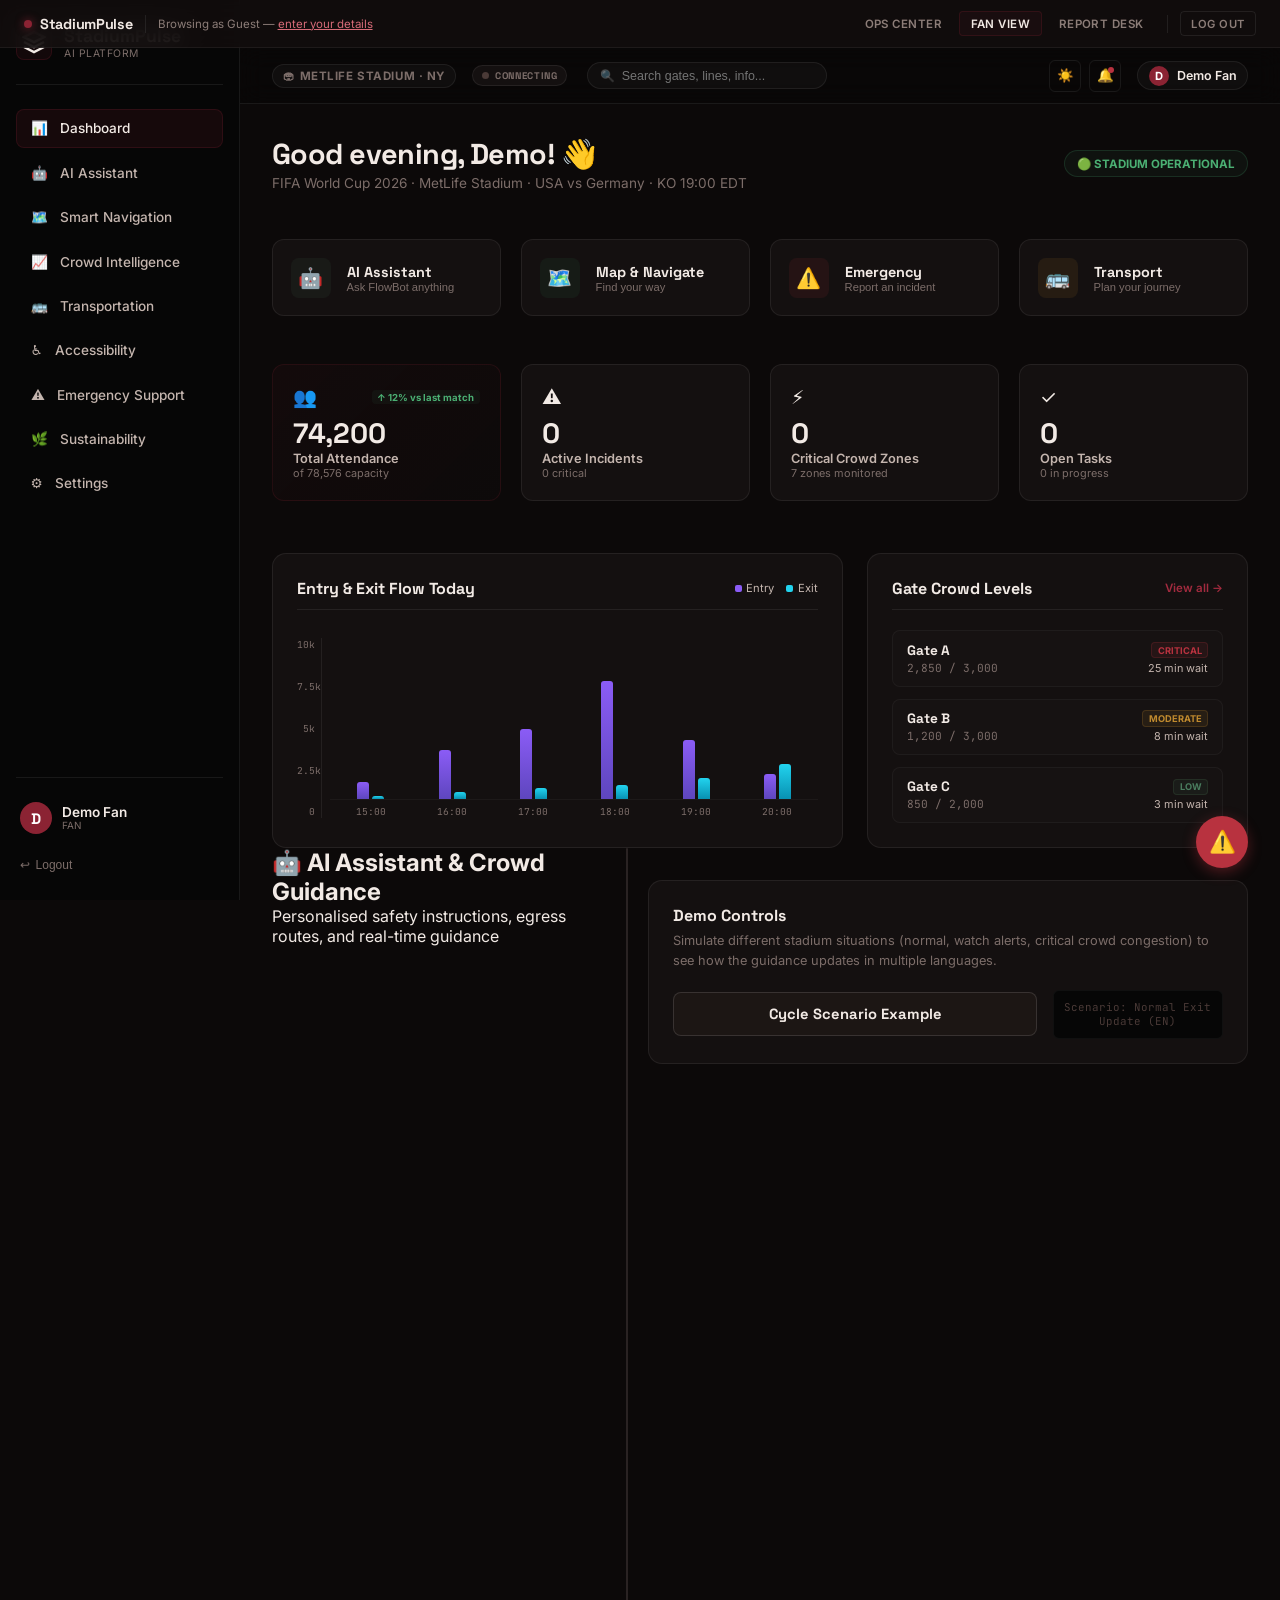
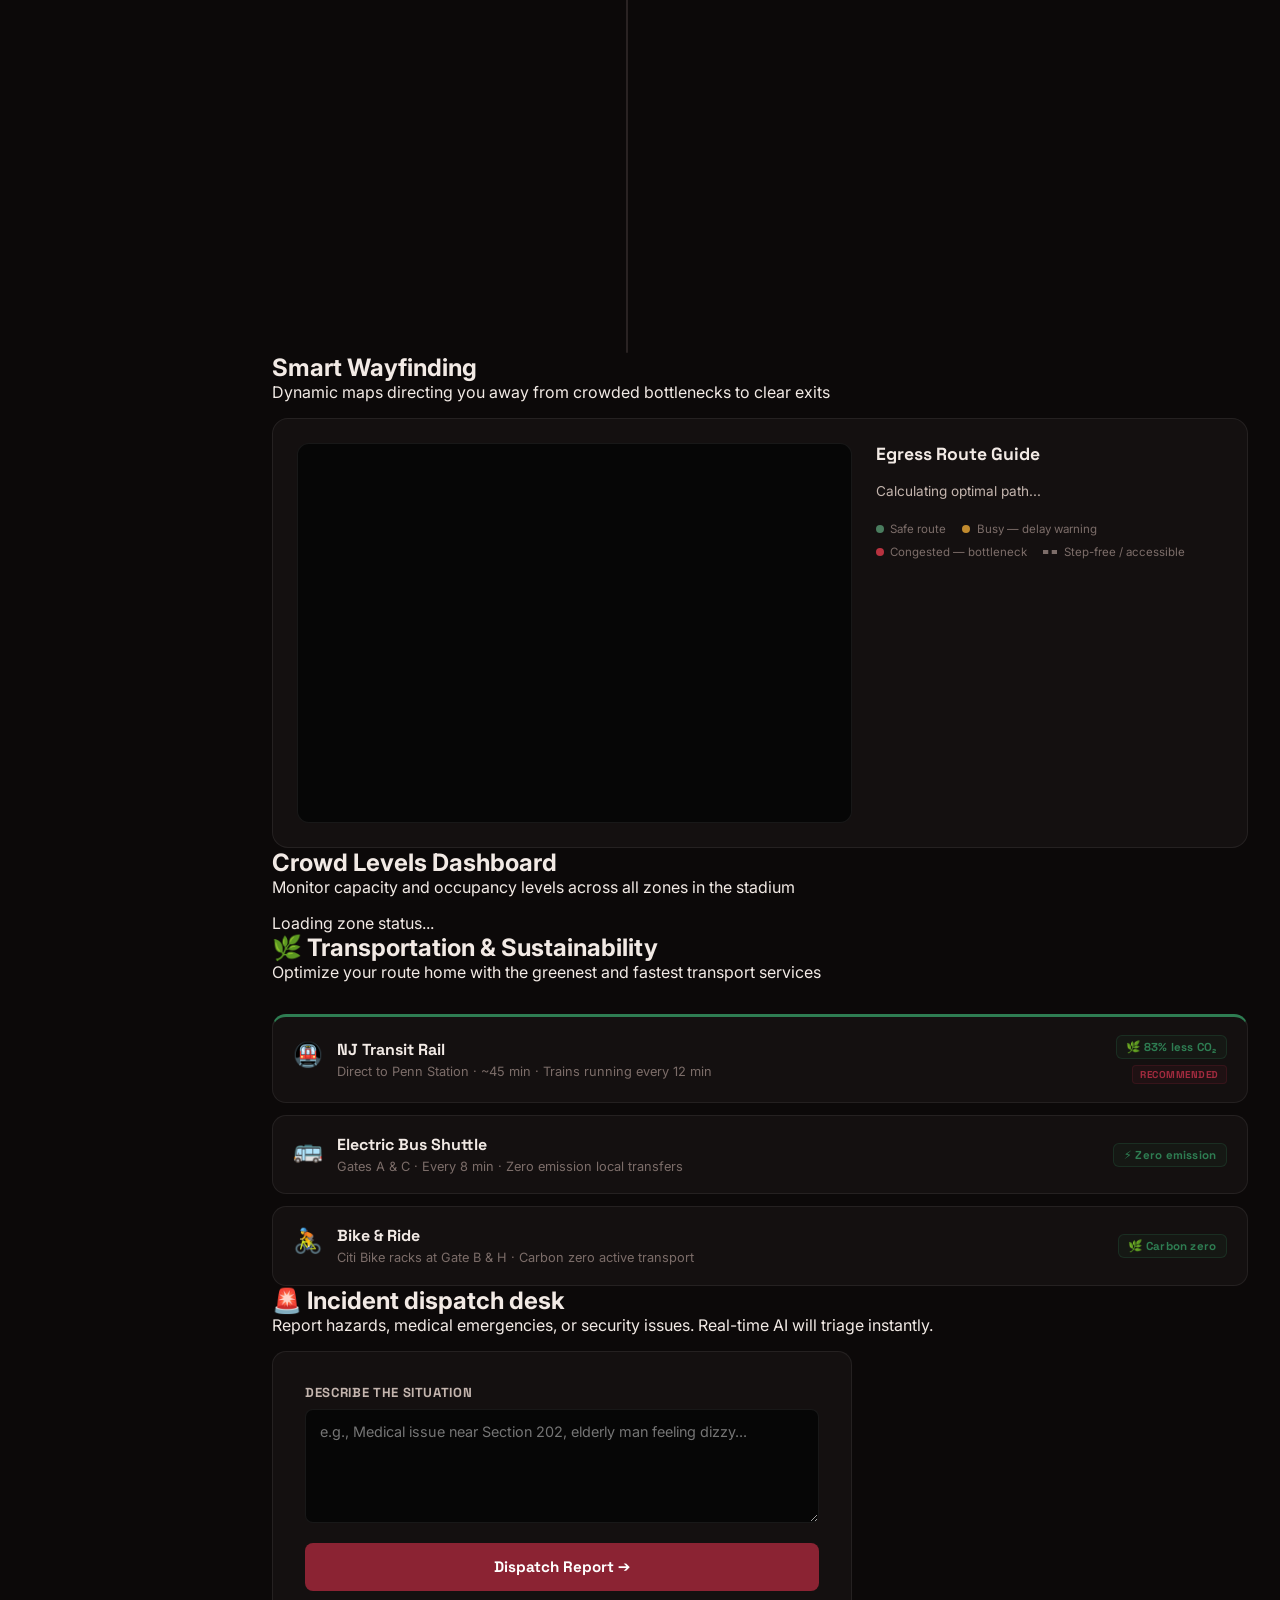
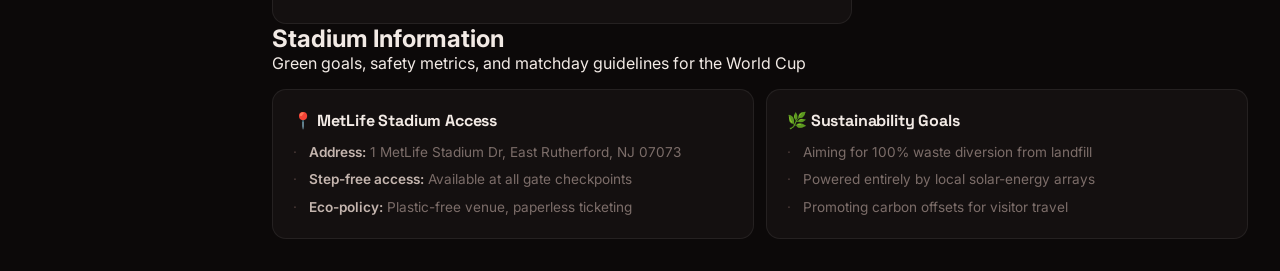
<file: frontend/fan-view/index.html>
<!DOCTYPE html>
<html lang="en">
<head>
  <meta charset="UTF-8">
  <meta name="viewport" content="width=device-width, initial-scale=1.0">
  <title>StadiumPulse — Fan Companion &amp; Dispatch</title>
  <meta name="description" content="Your personal crowd-routing companion and dashboard for the FIFA World Cup 2026 at MetLife Stadium.">
  <link rel="preconnect" href="https://fonts.googleapis.com">
  <link rel="preconnect" href="https://fonts.gstatic.com" crossorigin>
  <link href="https://fonts.googleapis.com/css2?family=Space+Grotesk:wght@400;500;600;700&family=Inter:wght@400;500;600;700&family=JetBrains+Mono:wght@400;500;700&display=swap" rel="stylesheet">
  <link rel="stylesheet" href="styles.css">
</head>
<body class="fan-body">

  <!-- ── SIDEBAR NAVIGATION ── -->
  <aside class="sidebar-nav" aria-label="Main Navigation">
    <div class="sidebar-brand">
      <div class="brand-logo-wrapper">
        <svg width="24" height="24" viewBox="0 0 24 24" fill="none" stroke="currentColor" stroke-width="2.5">
          <path d="M12 2L2 7l10 5 10-5-10-5zM2 17l10 5 10-5M2 12l10 5 10-5"/>
        </svg>
      </div>
      <div class="brand-meta">
        <span class="brand-name">StadiumPulse</span>
        <span class="brand-sub">AI Platform</span>
      </div>
    </div>

    <nav class="sidebar-menu" role="tablist">
      <button class="menu-item active" data-tab="dashboard" role="tab" aria-selected="true" aria-controls="tab-panel-dashboard">
        <span class="menu-icon">📊</span>
        <span class="menu-label">Dashboard</span>
      </button>
      <button class="menu-item" data-tab="updates" role="tab" aria-selected="false" aria-controls="tab-panel-updates">
        <span class="menu-icon">🤖</span>
        <span class="menu-label">AI Assistant</span>
      </button>
      <button class="menu-item" data-tab="route" role="tab" aria-selected="false" aria-controls="tab-panel-route">
        <span class="menu-icon">🗺️</span>
        <span class="menu-label">Smart Navigation</span>
      </button>
      <button class="menu-item" data-tab="crowd" role="tab" aria-selected="false" aria-controls="tab-panel-crowd">
        <span class="menu-icon">📈</span>
        <span class="menu-label">Crowd Intelligence</span>
      </button>
      <button class="menu-item" data-tab="transit" role="tab" aria-selected="false" aria-controls="tab-panel-transit">
        <span class="menu-icon">🚌</span>
        <span class="menu-label">Transportation</span>
      </button>
      <button class="menu-item" id="sidebar-a11y-btn">
        <span class="menu-icon">♿</span>
        <span class="menu-label">Accessibility</span>
      </button>
      <button class="menu-item" data-tab="report" role="tab" aria-selected="false" aria-controls="tab-panel-report">
        <span class="menu-icon">⚠️</span>
        <span class="menu-label">Emergency Support</span>
      </button>
      <button class="menu-item" data-tab="info" role="tab" aria-selected="false" aria-controls="tab-panel-info">
        <span class="menu-icon">🌿</span>
        <span class="menu-label">Sustainability</span>
      </button>
      <button class="menu-item" id="sidebar-settings-btn">
        <span class="menu-icon">⚙️</span>
        <span class="menu-label">Settings</span>
      </button>
    </nav>

    <div class="sidebar-footer">
      <div class="user-pill-container">
        <div class="user-avatar-circle">D</div>
        <div class="user-info">
          <span class="user-name" id="session-username-display">Demo Fan</span>
          <span class="user-role-badge">fan</span>
        </div>
      </div>
      <button class="logout-link-btn" id="session-logout-btn">
        <span class="logout-icon">↩</span> Logout
      </button>
    </div>
  </aside>

  <!-- ── MAIN CONTENT CONTAINER ── -->
  <div class="main-layout-container">
    
    <!-- ── TOP BAR ── -->
    <header class="top-bar-header">
      <div class="top-bar-left">
        <span class="arena-chip">🏟 MetLife Stadium · NY</span>
        <div class="app-bar-live" style="margin-left: 1rem;">
          <span class="live-dot" id="fan-live-dot" aria-hidden="true"></span>
          <span class="live-label" id="fan-live-label">CONNECTING</span>
        </div>
        <div class="search-box-wrapper">
          <span class="search-icon">🔍</span>
          <input type="text" class="search-input" placeholder="Search gates, lines, info..." aria-label="Search">
        </div>
      </div>
      <div class="top-bar-right">
        <div class="alert-pill-badge" id="alert-incident-pill" style="display: none;">
          <span class="alert-icon">⚠️</span>
          <span id="alert-count-label">0 Active Incidents</span>
        </div>
        <div class="header-tools-group">
          <button class="tool-btn" id="theme-toggle-btn" aria-label="Toggle theme">☀️</button>
          <button class="tool-btn" id="notification-bell-btn" aria-label="Notifications" style="position:relative;">
            🔔
            <span class="notification-badge-dot"></span>
          </button>
        </div>
        <div class="user-status-dropdown-trigger">
          <div class="dropdown-avatar">D</div>
          <span class="dropdown-username">Demo Fan</span>
        </div>
      </div>
    </header>

    <!-- ── TAB PANELS CONTAINER ── -->
    <main class="content-body-panels" id="main-content" role="main">

      <!-- ========================================== -->
      <!-- PANEL: Dashboard (Default View) -->
      <!-- ========================================== -->
      <section id="tab-panel-dashboard" class="tab-panel is-active" role="tabpanel" aria-label="Dashboard Overview">
        <div class="dashboard-banner-header">
          <div class="banner-title-group">
            <h1 class="welcome-heading">Good evening, Demo! 👋</h1>
            <p class="banner-match-details">FIFA World Cup 2026 · MetLife Stadium · USA vs Germany · KO 19:00 EDT</p>
          </div>
          <span class="stadium-operational-badge">🟢 Stadium Operational</span>
        </div>

        <!-- Row 1: Quick Links Card Grid -->
        <div class="quick-links-grid">
          <button class="quick-link-card" data-tab="updates">
            <div class="quick-card-icon robot-accent">🤖</div>
            <div class="quick-card-meta">
              <span class="quick-card-title">AI Assistant</span>
              <span class="quick-card-desc">Ask FlowBot anything</span>
            </div>
          </button>
          <button class="quick-link-card" data-tab="route">
            <div class="quick-card-icon map-accent">🗺️</div>
            <div class="quick-card-meta">
              <span class="quick-card-title">Map &amp; Navigate</span>
              <span class="quick-card-desc">Find your way</span>
            </div>
          </button>
          <button class="quick-link-card" data-tab="report">
            <div class="quick-card-icon emergency-accent">⚠️</div>
            <div class="quick-card-meta">
              <span class="quick-card-title">Emergency</span>
              <span class="quick-card-desc">Report an incident</span>
            </div>
          </button>
          <button class="quick-link-card" data-tab="transit">
            <div class="quick-card-icon transport-accent">🚌</div>
            <div class="quick-card-meta">
              <span class="quick-card-title">Transport</span>
              <span class="quick-card-desc">Plan your journey</span>
            </div>
          </button>
        </div>

        <!-- Row 2: Statistics Cards Grid -->
        <div class="stats-cards-grid">
          <div class="stat-box-card attendance-highlight">
            <div class="stat-box-header">
              <span class="stat-box-icon">👥</span>
              <span class="stat-box-trend">↑ 12% vs last match</span>
            </div>
            <div class="stat-box-value">74,200</div>
            <div class="stat-box-title">Total Attendance</div>
            <div class="stat-box-sub">of 78,576 capacity</div>
          </div>
          <div class="stat-box-card">
            <div class="stat-box-header">
              <span class="stat-box-icon text-red">⚠️</span>
            </div>
            <div class="stat-box-value" id="stat-incidents-value">0</div>
            <div class="stat-box-title">Active Incidents</div>
            <div class="stat-box-sub" id="stat-incidents-sub">0 critical</div>
          </div>
          <div class="stat-box-card">
            <div class="stat-box-header">
              <span class="stat-box-icon text-amber">⚡</span>
            </div>
            <div class="stat-box-value" id="stat-critical-zones-value">0</div>
            <div class="stat-box-title">Critical Crowd Zones</div>
            <div class="stat-box-sub" id="stat-monitored-zones-sub">7 zones monitored</div>
          </div>
          <div class="stat-box-card">
            <div class="stat-box-header">
              <span class="stat-box-icon text-green">✓</span>
            </div>
            <div class="stat-box-value">0</div>
            <div class="stat-box-title">Open Tasks</div>
            <div class="stat-box-sub">0 in progress</div>
          </div>
        </div>

        <!-- Row 3: Split Layout Grid (Chart + Gate Crowds) -->
        <div class="dashboard-split-grid">
          
          <!-- Chart Card -->
          <div class="split-column-card">
            <div class="card-section-header">
              <h3 class="card-section-title">Entry &amp; Exit Flow Today</h3>
              <div class="chart-legend-row">
                <span class="legend-indicator entry-color">Entry</span>
                <span class="legend-indicator exit-color">Exit</span>
              </div>
            </div>
            
            <!-- Custom CSS Bar Chart -->
            <div class="flow-chart-container">
              <div class="chart-y-axis">
                <span>10k</span>
                <span>7.5k</span>
                <span>5k</span>
                <span>2.5k</span>
                <span>0</span>
              </div>
              <div class="chart-main-bars">
                <!-- 15:00 -->
                <div class="chart-bar-group">
                  <div class="bar-pair">
                    <div class="flow-bar entry-bar" style="height: 12%;" title="Entry: 1,200"></div>
                    <div class="flow-bar exit-bar" style="height: 2%;" title="Exit: 200"></div>
                  </div>
                  <span class="bar-label">15:00</span>
                </div>
                <!-- 16:00 -->
                <div class="chart-bar-group">
                  <div class="bar-pair">
                    <div class="flow-bar entry-bar" style="height: 35%;" title="Entry: 3,500"></div>
                    <div class="flow-bar exit-bar" style="height: 5%;" title="Exit: 500"></div>
                  </div>
                  <span class="bar-label">16:00</span>
                </div>
                <!-- 17:00 -->
                <div class="chart-bar-group">
                  <div class="bar-pair">
                    <div class="flow-bar entry-bar" style="height: 50%;" title="Entry: 5,000"></div>
                    <div class="flow-bar exit-bar" style="height: 8%;" title="Exit: 800"></div>
                  </div>
                  <span class="bar-label">17:00</span>
                </div>
                <!-- 18:00 -->
                <div class="chart-bar-group">
                  <div class="bar-pair">
                    <div class="flow-bar entry-bar" style="height: 85%;" title="Entry: 8,500"></div>
                    <div class="flow-bar exit-bar" style="height: 10%;" title="Exit: 1,000"></div>
                  </div>
                  <span class="bar-label">18:00</span>
                </div>
                <!-- 19:00 -->
                <div class="chart-bar-group">
                  <div class="bar-pair">
                    <div class="flow-bar entry-bar" style="height: 42%;" title="Entry: 4,200"></div>
                    <div class="flow-bar exit-bar" style="height: 15%;" title="Exit: 1,500"></div>
                  </div>
                  <span class="bar-label">19:00</span>
                </div>
                <!-- 20:00 -->
                <div class="chart-bar-group">
                  <div class="bar-pair">
                    <div class="flow-bar entry-bar" style="height: 18%;" title="Entry: 1,800"></div>
                    <div class="flow-bar exit-bar" style="height: 25%;" title="Exit: 2,500"></div>
                  </div>
                  <span class="bar-label">20:00</span>
                </div>
              </div>
            </div>
          </div>

          <!-- Gates List Card -->
          <div class="split-column-card">
            <div class="card-section-header">
              <h3 class="card-section-title">Gate Crowd Levels</h3>
              <a href="#" class="view-all-link" id="gate-view-all-btn">View all →</a>
            </div>
            
            <div class="gates-crowd-list" id="gates-dashboard-list">
              <div class="gate-row-item">
                <div class="gate-meta">
                  <span class="gate-code-name">Gate A</span>
                  <span class="gate-occupancy-fraction">2,850 / 3,000</span>
                </div>
                <div class="gate-status-group">
                  <span class="gate-badge badge-critical">Critical</span>
                  <span class="gate-wait-time">25 min wait</span>
                </div>
              </div>
              <div class="gate-row-item">
                <div class="gate-meta">
                  <span class="gate-code-name">Gate B</span>
                  <span class="gate-occupancy-fraction">1,200 / 3,000</span>
                </div>
                <div class="gate-status-group">
                  <span class="gate-badge badge-watch">Moderate</span>
                  <span class="gate-wait-time">8 min wait</span>
                </div>
              </div>
              <div class="gate-row-item">
                <div class="gate-meta">
                  <span class="gate-code-name">Gate C</span>
                  <span class="gate-occupancy-fraction">850 / 2,000</span>
                </div>
                <div class="gate-status-group">
                  <span class="gate-badge badge-normal">Low</span>
                  <span class="gate-wait-time">3 min wait</span>
                </div>
              </div>
            </div>
          </div>

        </div>
      </section>

      <!-- ========================================== -->
      <!-- PANEL: AI Assistant (Nudges & Scenario selection) -->
      <!-- ========================================== -->
      <section id="tab-panel-updates" class="tab-panel" role="tabpanel" aria-label="AI Routing Updates" hidden>
        <div class="panel-section-header">
          <h2 class="panel-title">🤖 AI Assistant &amp; Crowd Guidance</h2>
          <p class="panel-subtitle">Personalised safety instructions, egress routes, and real-time guidance</p>
        </div>

        <div class="hero-nudge-card" aria-live="polite">
          <div class="hero-nudge-header">
            <div class="nudge-status-row">
              <span class="nudge-status-dot" id="nudge-status-dot" style="background:var(--green);"></span>
              <span class="nudge-status-label" id="nudge-status-label">SAFE TO EXIT NOW</span>
            </div>
            <span class="nudge-timestamp" id="nudge-timestamp">Live update</span>
          </div>

          <div id="nudge-display-wrapper" class="hero-nudge-body">
            <p class="nudge-message-text" id="nudge-main-text">Head to Gate A (100 Level) — currently at 40% capacity. Ramp 100 East is clear and step-free. Estimated exit time: 8 minutes.</p>
          </div>

          <div class="hero-nudge-footer">
            <div class="route-tag-group">
              <span class="route-tag-label">YOUR EXIT</span>
              <span class="route-tag" id="route-display">Gate A · Ramp 100 East</span>
            </div>
            <div class="transit-mini-row">
              <span class="transit-tip-icon" aria-hidden="true">🌿</span>
              <div>
                <div class="transit-mini-meta">
                  <span class="transit-meta-label">TRANSIT ADVISORY</span>
                  <span id="transit-status-pill" class="transit-status-pill normal">• NORMAL</span>
                </div>
                <p id="transit-tip-display" class="transit-tip-text">Eco-transit active. NJ Rail running on schedule.</p>
              </div>
            </div>
          </div>
        </div>

        <div class="demo-scenario-controls-strip">
          <h3 class="controls-section-title">Demo Controls</h3>
          <p class="controls-section-desc">Simulate different stadium situations (normal, watch alerts, critical crowd congestion) to see how the guidance updates in multiple languages.</p>
          <div class="controls-buttons-group">
            <button class="btn-cycle" id="next-nudge-btn" aria-label="Cycle demo scenarios">
              Cycle Scenario Example
            </button>
            <div class="scenario-chip" id="scenario-info-text" aria-live="polite">
              Scenario: Normal Exit Update (EN)
            </div>
          </div>
        </div>
      </section>

      <!-- ========================================== -->
      <!-- PANEL: Smart Navigation (Egress Route Map) -->
      <!-- ========================================== -->
      <section id="tab-panel-route" class="tab-panel" role="tabpanel" aria-label="Wayfinding Egress Map" hidden>
        <div class="panel-section-header">
          <h2 class="panel-title">Smart Wayfinding</h2>
          <p class="panel-subtitle">Dynamic maps directing you away from crowded bottlenecks to clear exits</p>
        </div>
        
        <div class="map-layout-card">
          <div class="map-visual-container" id="map-grid-container">
            <!-- Dynamic Wayfinding SVG map generated by app.js -->
          </div>
          <div class="map-detail-sidebar">
            <h3 class="map-sidebar-title">Egress Route Guide</h3>
            <p class="map-sidebar-caption" id="map-caption-text">Calculating optimal path...</p>
            <div class="map-legend">
              <div class="legend-item">
                <span class="legend-dot" style="background:var(--green)"></span>
                <span>Safe route</span>
              </div>
              <div class="legend-item">
                <span class="legend-dot" style="background:var(--amber)"></span>
                <span>Busy — delay warning</span>
              </div>
              <div class="legend-item">
                <span class="legend-dot" style="background:var(--red)"></span>
                <span>Congested — bottleneck</span>
              </div>
              <div class="legend-item">
                <span class="legend-dot legend-dashed"></span>
                <span>Step-free / accessible</span>
              </div>
            </div>
          </div>
        </div>
      </section>

      <!-- ========================================== -->
      <!-- PANEL: Crowd Intelligence (Zones Monitoring) -->
      <!-- ========================================== -->
      <section id="tab-panel-crowd" class="tab-panel" role="tabpanel" aria-label="Crowd Intelligence" hidden>
        <div class="panel-section-header">
          <h2 class="panel-title">Crowd Levels Dashboard</h2>
          <p class="panel-subtitle">Monitor capacity and occupancy levels across all zones in the stadium</p>
        </div>

        <div class="crowd-intelligence-grid" id="crowd-zones-grid">
          <!-- Populated dynamically via fetchZones in app.js -->
          <div class="loading-state">Loading zone status...</div>
        </div>
      </section>

      <!-- ========================================== -->
      <!-- PANEL: Transportation (Eco-Transit Options) -->
      <!-- ========================================== -->
      <section id="tab-panel-transit" class="tab-panel" role="tabpanel" aria-label="Transportation Options" hidden>
        <div class="panel-section-header">
          <h2 class="panel-title">🌿 Transportation &amp; Sustainability</h2>
          <p class="panel-subtitle">Optimize your route home with the greenest and fastest transport services</p>
        </div>

        <!-- Custom broadcast tip injected dynamically if administrative broadcast is active -->
        <div id="transit-display-wrapper"></div>

        <div class="transit-options-list">
          <article class="transit-option-card transit-option-top">
            <div class="transit-option-left">
              <span class="transit-option-icon" aria-hidden="true">🚇</span>
              <div>
                <h3 class="transit-option-name">NJ Transit Rail</h3>
                <p class="transit-option-detail">Direct to Penn Station · ~45 min · Trains running every 12 min</p>
              </div>
            </div>
            <div class="transit-option-right">
              <span class="eco-badge-lg">🌿 83% less CO₂</span>
              <span class="transit-option-badge best">Recommended</span>
            </div>
          </article>

          <article class="transit-option-card">
            <div class="transit-option-left">
              <span class="transit-option-icon" aria-hidden="true">🚌</span>
              <div>
                <h3 class="transit-option-name">Electric Bus Shuttle</h3>
                <p class="transit-option-detail">Gates A &amp; C · Every 8 min · Zero emission local transfers</p>
              </div>
            </div>
            <div class="transit-option-right">
              <span class="eco-badge-lg">⚡ Zero emission</span>
            </div>
          </article>

          <article class="transit-option-card">
            <div class="transit-option-left">
              <span class="transit-option-icon" aria-hidden="true">🚴</span>
              <div>
                <h3 class="transit-option-name">Bike &amp; Ride</h3>
                <p class="transit-option-detail">Citi Bike racks at Gate B &amp; H · Carbon zero active transport</p>
              </div>
            </div>
            <div class="transit-option-right">
              <span class="eco-badge-lg">🌿 Carbon zero</span>
            </div>
          </article>
        </div>
      </section>

      <!-- ========================================== -->
      <!-- PANEL: Emergency Support (Incident Reports) -->
      <!-- ========================================== -->
      <section id="tab-panel-report" class="tab-panel" role="tabpanel" aria-label="Emergency Support &amp; Incident Dispatch" hidden>
        <div class="panel-section-header">
          <h2 class="panel-title">🚨 Incident dispatch desk</h2>
          <p class="panel-subtitle">Report hazards, medical emergencies, or security issues. Real-time AI will triage instantly.</p>
        </div>

        <div class="report-form-card">
          <form id="incident-form" novalidate>
            <div class="form-group">
              <label for="raw_text" class="input-label">Describe the situation</label>
              <textarea id="raw_text" name="raw_text" rows="5" placeholder="e.g., Medical issue near Section 202, elderly man feeling dizzy..." required></textarea>
            </div>
            
            <button type="submit" class="btn-submit-report" id="submit-report-btn">
              Dispatch Report ➔
            </button>
          </form>

          <div id="report-submission-feedback" aria-live="polite"></div>
        </div>
      </section>

      <!-- ========================================== -->
      <!-- PANEL: Sustainability (General Info) -->
      <!-- ========================================== -->
      <section id="tab-panel-info" class="tab-panel" role="tabpanel" aria-label="Sustainability &amp; Information" hidden>
        <div class="panel-section-header">
          <h2 class="panel-title">Stadium Information</h2>
          <p class="panel-subtitle">Green goals, safety metrics, and matchday guidelines for the World Cup</p>
        </div>

        <div class="info-blocks">
          <div class="info-block">
            <h3 class="info-block-title">📍 MetLife Stadium Access</h3>
            <ul class="info-list">
              <li><strong>Address:</strong> 1 MetLife Stadium Dr, East Rutherford, NJ 07073</li>
              <li><strong>Step-free access:</strong> Available at all gate checkpoints</li>
              <li><strong>Eco-policy:</strong> Plastic-free venue, paperless ticketing</li>
            </ul>
          </div>
          <div class="info-block">
            <h3 class="info-block-title">🌿 Sustainability Goals</h3>
            <ul class="info-list">
              <li>Aiming for 100% waste diversion from landfill</li>
              <li>Powered entirely by local solar-energy arrays</li>
              <li>Promoting carbon offsets for visitor travel</li>
            </ul>
          </div>
        </div>
      </section>

    </main>
  </div>

  <!-- ── SETTINGS / ACCESSIBILITY SIDE DRAWER ── -->
  <aside id="settings-drawer" class="settings-drawer" aria-label="Fan Configuration Settings" hidden>
    <div class="settings-drawer-header">
      <span class="settings-drawer-title">Profile &amp; Accessibility</span>
      <button class="settings-close-btn" id="settings-close-btn" aria-label="Close settings">✕</button>
    </div>
    <p class="settings-drawer-desc">Customize language and layout scaling preferences. Options are saved automatically.</p>

    <div class="settings-section-label">🌐 Routing &amp; Language</div>
    
    <div class="settings-field">
      <label class="settings-label" for="lang-select">App Language</label>
      <select id="lang-select" class="settings-select" aria-label="Language selection">
        <option value="en" selected>🇬🇧 English</option>
        <option value="es">🇪🇸 Español</option>
        <option value="fr">🇫🇷 Français</option>
        <option value="pt">🇧🇷 Português</option>
        <option value="de">🇩🇪 Deutsch</option>
        <option value="ar">🇸🇦 العربية</option>
        <option value="it">🇮🇹 Italiano</option>
        <option value="ja">🇯🇵 日本語</option>
        <option value="ko">🇰🇷 한국어</option>
        <option value="zh">🇨🇳 中文</option>
      </select>
    </div>

    <div class="settings-field">
      <label class="settings-label" for="mobility-select">Routing Mode</label>
      <select id="mobility-select" class="settings-select" aria-label="Mobility route settings">
        <option value="false" selected>🚶 Standard navigation</option>
        <option value="true">♿ Accessible (step-free)</option>
      </select>
    </div>

    <div class="settings-section-label">♿ Accessibility Overrides</div>

    <div class="settings-field">
      <label class="settings-label" for="font-size-select">Text Size</label>
      <select id="font-size-select" class="settings-select" aria-label="Select text size">
        <option value="normal" selected>Normal</option>
        <option value="large">Large</option>
        <option value="xlarge">Extra Large</option>
      </select>
    </div>

    <div class="settings-toggle-row">
      <div>
        <span class="settings-label">High Contrast Mode</span>
        <span class="settings-toggle-desc">Boost typography contrast</span>
      </div>
      <button class="settings-toggle" id="high-contrast-toggle" role="switch" aria-checked="false" aria-label="Toggle high contrast">
        <span class="toggle-thumb"></span>
      </button>
    </div>

    <div class="settings-toggle-row">
      <div>
        <span class="settings-label">Reduce Motion</span>
        <span class="settings-toggle-desc">Turn off animations</span>
      </div>
      <button class="settings-toggle" id="reduce-motion-toggle" role="switch" aria-checked="false" aria-label="Toggle reduced motion">
        <span class="toggle-thumb"></span>
      </button>
    </div>

    <div class="settings-toggle-row">
      <div>
        <span class="settings-label">Screen Reader Mode</span>
        <span class="settings-toggle-desc">Enable live speech area</span>
      </div>
      <button class="settings-toggle" id="screen-reader-toggle" role="switch" aria-checked="false" aria-label="Toggle screen reader">
        <span class="toggle-thumb"></span>
      </button>
    </div>
  </aside>
  <div class="settings-overlay" id="settings-overlay" aria-hidden="true"></div>

  <!-- ── MOBILE BOTTOM NAVIGATION (only visible on mobile screens) ── -->
  <nav class="bottom-nav" aria-label="Mobile Navigation" role="tablist">
    <button class="bottom-nav-btn active" data-tab="dashboard" role="tab" aria-selected="true" aria-controls="tab-panel-dashboard">
      <span class="bottom-nav-icon">📊</span>
      <span class="bottom-nav-label">Dashboard</span>
    </button>
    <button class="bottom-nav-btn" data-tab="updates" role="tab" aria-selected="false" aria-controls="tab-panel-updates">
      <span class="bottom-nav-icon">🤖</span>
      <span class="bottom-nav-label">AI updates</span>
    </button>
    <button class="bottom-nav-btn" data-tab="route" role="tab" aria-selected="false" aria-controls="tab-panel-route">
      <span class="bottom-nav-icon">🗺️</span>
      <span class="bottom-nav-label">Route</span>
    </button>
    <button class="bottom-nav-btn" data-tab="transit" role="tab" aria-selected="false" aria-controls="tab-panel-transit">
      <span class="bottom-nav-icon">🚌</span>
      <span class="bottom-nav-label">Transit</span>
    </button>
  </nav>

  <!-- ── FLOATING EMERGENCY DISPATCH ACTION BUTTON ── -->
  <button class="floating-alert-action-btn" id="floating-dispatch-btn" aria-label="Report emergency incident" data-tab="report">
    ⚠️
  </button>

  <script src="app.js"></script>
  <script src="session-nav.js"></script>
  <script>
    // Handle drawer overlays
    const triggerBtn = document.getElementById('sidebar-a11y-btn');
    const triggerSettingsBtn = document.getElementById('sidebar-settings-btn');
    const drawerEl = document.getElementById('settings-drawer');
    const overlayEl = document.getElementById('settings-overlay');
    const closeBtnEl = document.getElementById('settings-close-btn');

    function openSettings() {
      drawerEl.hidden = false;
      overlayEl.classList.add('visible');
      document.body.classList.add('drawer-open');
    }

    function closeSettings() {
      drawerEl.hidden = true;
      overlayEl.classList.remove('visible');
      document.body.classList.remove('drawer-open');
    }

    if (triggerBtn) triggerBtn.addEventListener('click', openSettings);
    if (triggerSettingsBtn) triggerSettingsBtn.addEventListener('click', openSettings);
    if (closeBtnEl) closeBtnEl.addEventListener('click', closeSettings);
    if (overlayEl) overlayEl.addEventListener('click', closeSettings);

    // Sync username from sessionStorage if available
    const storedUsername = sessionStorage.getItem("stadiumpulse_name");
    if (storedUsername) {
      const els = document.querySelectorAll('#session-username-display, .dropdown-username');
      els.forEach(el => el.textContent = storedUsername);
      const greetingEl = document.querySelector('.welcome-heading');
      if (greetingEl) greetingEl.textContent = `Good evening, ${storedUsername}! 👋`;
    }

    // Set up logout button handler
    const logoutBtn = document.getElementById('session-logout-btn');
    if (logoutBtn) {
      logoutBtn.addEventListener('click', () => {
        sessionStorage.removeItem("stadiumpulse_name");
        sessionStorage.removeItem("stadiumpulse_role");
        window.location.href = "/";
      });
    }

    // Setup Gate View All click to switch tab
    const viewAllBtn = document.getElementById('gate-view-all-btn');
    if (viewAllBtn) {
      viewAllBtn.addEventListener('click', (e) => {
        e.preventDefault();
        const crowdTabBtn = document.querySelector('.menu-item[data-tab="crowd"]');
        if (crowdTabBtn) crowdTabBtn.click();
      });
    }

    // Setup floating action button click to switch to report tab
    const floatingBtn = document.getElementById('floating-dispatch-btn');
    if (floatingBtn) {
      floatingBtn.addEventListener('click', () => {
        const reportTabBtn = document.querySelector('.menu-item[data-tab="report"]');
        if (reportTabBtn) reportTabBtn.click();
      });
    }
  </script>
</body>
</html>
</file>
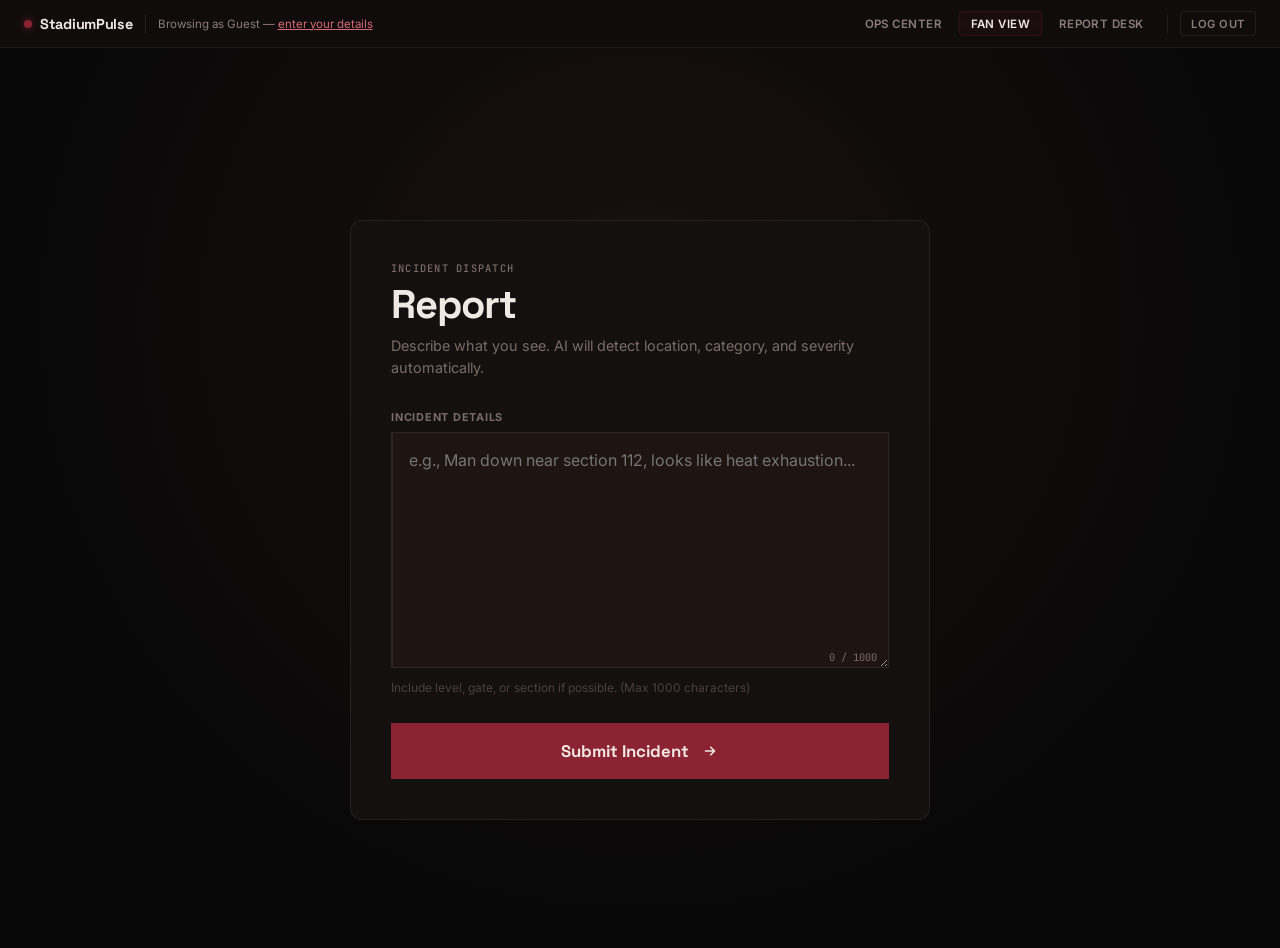
<file: frontend/report/index.html>
<!DOCTYPE html>
<html lang="en">
<head>
  <meta charset="UTF-8">
  <meta name="viewport" content="width=device-width, initial-scale=1.0">
  <title>StadiumPulse — Incident Report Portal</title>
  <meta name="description" content="Submit field incident reports for automated triage at MetLife Stadium.">
  <!-- Fonts -->
  <link rel="preconnect" href="https://fonts.googleapis.com">
  <link rel="preconnect" href="https://fonts.gstatic.com" crossorigin>
  <link href="https://fonts.googleapis.com/css2?family=Space+Grotesk:wght@500;600;700&family=Inter:wght@400;500;600&family=JetBrains+Mono:wght@400;500;700&display=swap" rel="stylesheet">
  <link rel="stylesheet" href="styles.css">
</head>
<body class="report-body">

  <main class="report-stage" role="main">
    <div class="report-card" id="compose-card">
      <div class="dispatch-label">Incident Dispatch</div>
      <h1 class="portal-title">Report</h1>
      <p class="portal-desc">Describe what you see. AI will detect location, category, and severity automatically.</p>

      <form id="incident-form" class="incident-form" novalidate>
        <div class="form-group">
          <label for="raw_text" class="input-label">Incident Details</label>
          <div class="textarea-wrapper">
            <textarea
              id="raw_text"
              name="raw_text"
              rows="8"
              placeholder="e.g., Man down near section 112, looks like heat exhaustion..."
              required
              aria-describedby="text-help char-counter"
            ></textarea>
            <div id="char-counter" class="char-counter" aria-live="polite">0 / 1000</div>
          </div>
          <div id="text-help" class="input-help">Include level, gate, or section if possible. (Max 1000 characters)</div>
        </div>

        <div id="form-error" class="error-banner" role="alert" aria-live="assertive" style="display: none;"></div>

        <button type="submit" id="submit-btn" class="submit-btn">
          <span id="btn-text">Submit Incident</span>
          <span id="btn-loader" class="loader" style="display: none;"></span>
          <svg class="submit-arrow" xmlns="http://www.w3.org/2000/svg" width="18" height="18" fill="none" viewBox="0 0 24 24" stroke="currentColor" stroke-width="2.2" aria-hidden="true"><path stroke-linecap="round" stroke-linejoin="round" d="M13 7l5 5-5 5M6 12h12"/></svg>
        </button>
      </form>
    </div>

    <!-- Confirmation panel: shown after successful submit -->
    <div id="confirmation-panel" class="confirmation-panel" role="region" aria-live="polite" style="display: none;">
      <div class="confirm-check-wrapper">
        <svg class="confirm-check-svg" viewBox="0 0 64 64" fill="none" xmlns="http://www.w3.org/2000/svg" aria-hidden="true">
          <circle cx="32" cy="32" r="30" stroke="#4A7856" stroke-width="3"/>
          <path d="M20 32l8 8 16-16" stroke="#4A7856" stroke-width="3" stroke-linecap="round" stroke-linejoin="round"/>
        </svg>
      </div>
      <h2 class="confirm-title">Dispatched</h2>
      <p id="confirm-summary" class="confirm-summary">Automated triage summary: processing...</p>
      <div class="triage-tags">
        <span class="tag tag-category" id="tag-category">Category</span>
        <span class="tag tag-severity" id="tag-severity">Severity</span>
        <span class="tag tag-zone" id="tag-zone">Zone</span>
      </div>
      <button type="button" id="reset-btn" class="reset-btn">Submit Another Report</button>
    </div>
  </main>

  <script src="app.js"></script>
  <script src="session-nav.js"></script>
</body>
</html>
</file>
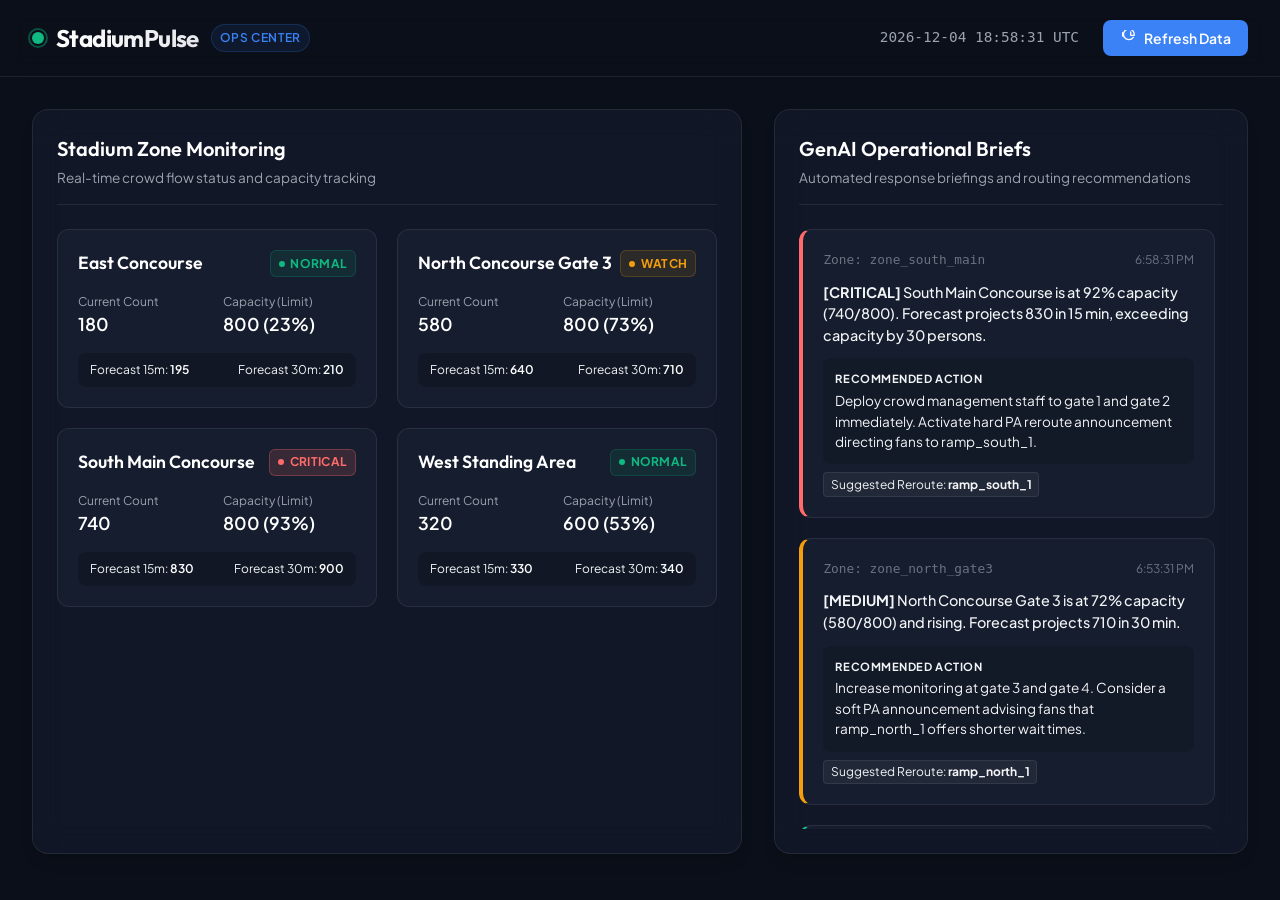
<file: stadiumpulse/frontend/dashboard/index.html>
<!DOCTYPE html>
<html lang="en">
<head>
  <meta charset="UTF-8">
  <meta name="viewport" content="width=device-width, initial-scale=1.0">
  <title>StadiumPulse — Control Room Dashboard</title>
  <!-- Google Fonts for premium typography -->
  <link rel="preconnect" href="https://fonts.googleapis.com">
  <link rel="preconnect" href="https://fonts.gstatic.com" crossorigin>
  <link href="https://fonts.googleapis.com/css2?family=Outfit:wght@400;500;600;700&family=Plus+Jakarta+Sans:wght@400;500;600;700&display=swap" rel="stylesheet">
  <link rel="stylesheet" href="styles.css">
</head>
<body class="dark-theme">
  <header class="app-header">
    <div class="logo-container">
      <span class="logo-pulse"></span>
      <h1 class="app-title">StadiumPulse</h1>
      <span class="badge badge-ops">Ops Center</span>
    </div>
    <div class="header-meta">
      <span class="system-time" id="clock">00:00:00 UTC</span>
      <button class="btn btn-primary" id="refresh-btn">
        <svg xmlns="http://www.w3.org/2000/svg" width="16" height="16" fill="none" viewBox="0 0 24 24" stroke="currentColor" stroke-width="2" aria-hidden="true">
          <path stroke-linecap="round" stroke-linejoin="round" d="M4 4v5h.582m15.356 2A8.001 8.001 0 1121.21 7.89M21 8h-5V3" />
        </svg>
        Refresh Data
      </button>
    </div>
  </header>

  <main class="dashboard-layout">
    <!-- Zone Monitoring Section -->
    <section class="panel-section zone-monitoring" aria-labelledby="zone-section-title">
      <header class="panel-header">
        <h2 id="zone-section-title">Stadium Zone Monitoring</h2>
        <p class="section-description">Real-time crowd flow status and capacity tracking</p>
      </header>
      <div class="zone-grid" id="zone-grid-container">
        <!-- Rendered dynamically by app.js -->
        <div class="loading-state">Loading zone status...</div>
      </div>
    </section>

    <!-- Operational Brief Feed Panel -->
    <section class="panel-section brief-feed" aria-labelledby="brief-section-title">
      <header class="panel-header">
        <h2 id="brief-section-title">GenAI Operational Briefs</h2>
        <p class="section-description">Automated response briefings and routing recommendations</p>
      </header>
      <!-- aria-live="polite" tells screen readers to announce new alerts as they load -->
      <div class="feed-container" id="brief-feed-container" aria-live="polite">
        <!-- Rendered dynamically by app.js -->
        <div class="loading-state">Loading briefings...</div>
      </div>
    </section>
  </main>

  <script src="app.js"></script>
</body>
</html>
</file>
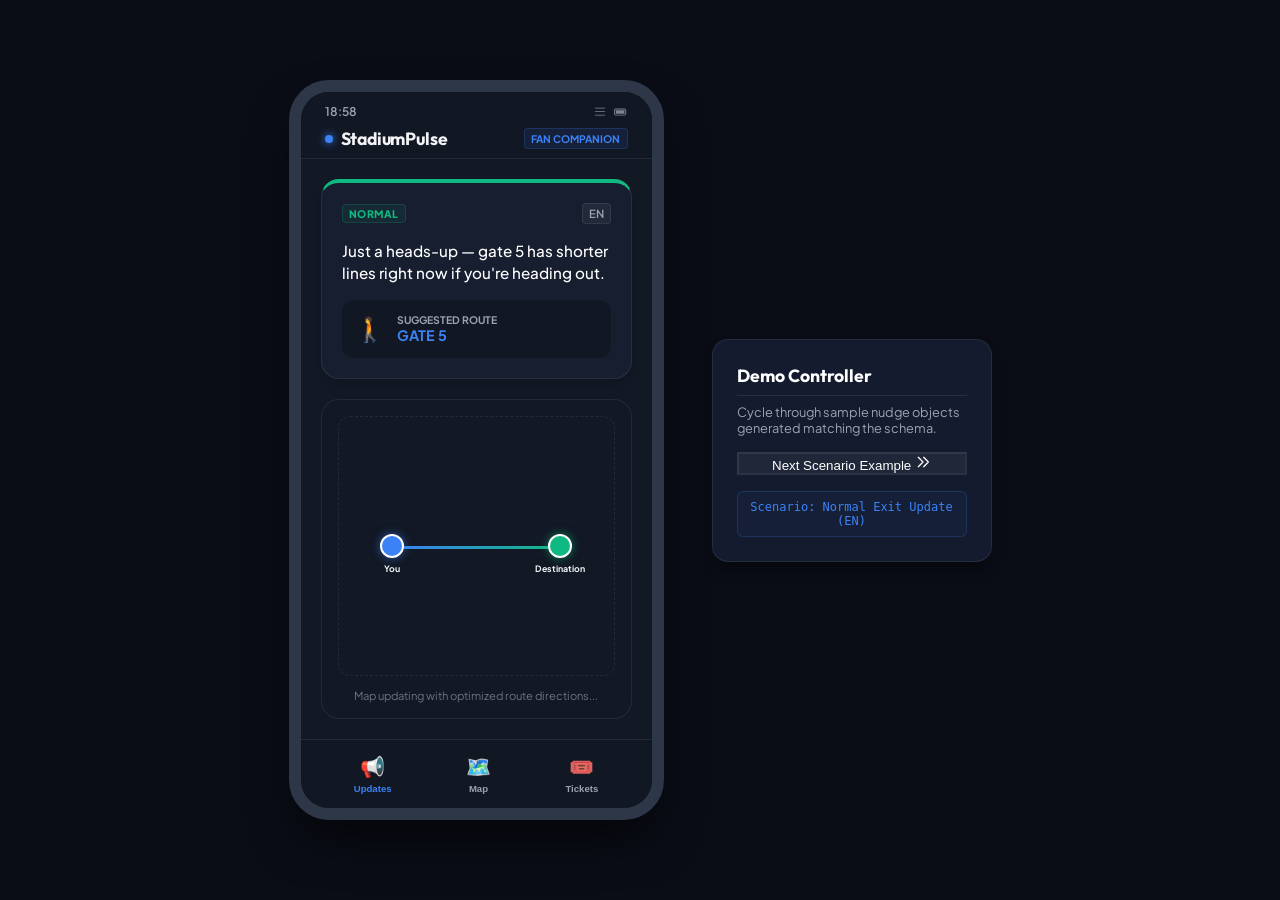
<file: stadiumpulse/frontend/fan-view/index.html>
<!DOCTYPE html>
<html lang="en">
<head>
  <meta charset="UTF-8">
  <meta name="viewport" content="width=device-width, initial-scale=1.0">
  <title>StadiumPulse — Fan Companion View</title>
  <!-- Google Fonts for premium typography -->
  <link rel="preconnect" href="https://fonts.googleapis.com">
  <link rel="preconnect" href="https://fonts.gstatic.com" crossorigin>
  <link href="https://fonts.googleapis.com/css2?family=Outfit:wght@400;500;600;700&family=Plus+Jakarta+Sans:wght@400;500;600;700&display=swap" rel="stylesheet">
  <link rel="stylesheet" href="styles.css">
</head>
<body class="mobile-body">

  <!-- Outer layout wrapper to present a realistic mobile device container -->
  <main class="phone-wrapper">
    <div class="phone-frame">
      <header class="phone-header">
        <div class="phone-status-bar">
          <span class="phone-time" id="device-time">17:35</span>
          <div class="phone-signals" aria-hidden="true">
            <!-- Simple SVG icons representing mobile status bar icons -->
            <svg class="icon-signal" xmlns="http://www.w3.org/2000/svg" width="16" height="16" fill="currentColor" viewBox="0 0 16 16">
              <path d="M2 11.5a.5.5 0 0 1 .5-.5h11a.5.5 0 0 1 0 1h-11a.5.5 0 0 1-.5-.5zm0-4a.5.5 0 0 1 .5-.5h11a.5.5 0 0 1 0 1h-11a.5.5 0 0 1-.5-.5zm0-4a.5.5 0 0 1 .5-.5h11a.5.5 0 0 1 0 1h-11a.5.5 0 0 1-.5-.5z"/>
            </svg>
            <svg class="icon-battery" xmlns="http://www.w3.org/2000/svg" width="16" height="16" fill="currentColor" viewBox="0 0 16 16">
              <path d="M2 6h10v4H2V6z"/>
              <path d="M2 4a2 2 0 0 0-2 2v4a2 2 0 0 0 2 2h10a2 2 0 0 0 2-2V6a2 2 0 0 0-2-2H2zm10 1a1 1 0 0 1 1 1v4a1 1 0 0 1-1 1H2a1 1 0 0 1-1-1V6a1 1 0 0 1 1-1h10z"/>
            </svg>
          </div>
        </div>
        <div class="app-navbar">
          <div class="app-branding">
            <span class="pulse-indicator"></span>
            <h2>StadiumPulse</h2>
          </div>
          <span class="app-view-label">Fan Companion</span>
        </div>
      </header>

      <!-- Main screen content area -->
      <div class="phone-content">
        <!-- Live-Updating Nudge Region -->
        <section class="nudge-section" aria-labelledby="notification-title">
          <h3 id="notification-title" class="visually-hidden">Live Safety and Traffic Guidance</h3>
          
          <div class="nudge-box-wrapper" id="nudge-display-wrapper" aria-live="polite">
            <!-- Rendered dynamically by app.js -->
            <div class="nudge-loading">Loading live updates...</div>
          </div>
        </section>

        <!-- Simulated interactive map block to give realistic app vibes -->
        <section class="map-placeholder" aria-label="Interactive Stadium Map">
          <div class="map-grid">
            <div class="map-route-line"></div>
            <div class="map-node map-node-current">
              <span class="node-label">You</span>
            </div>
            <div class="map-node map-node-destination">
              <span class="node-label">Destination</span>
            </div>
          </div>
          <p class="map-caption">Map updating with optimized route directions...</p>
        </section>
      </div>

      <footer class="phone-footer">
        <nav class="mobile-nav" aria-label="App Navigation">
          <button class="nav-item active" aria-current="page">
            <span class="nav-icon">📢</span>
            <span class="nav-text">Updates</span>
          </button>
          <button class="nav-item">
            <span class="nav-icon">🗺️</span>
            <span class="nav-text">Map</span>
          </button>
          <button class="nav-item">
            <span class="nav-icon">🎟️</span>
            <span class="nav-text">Tickets</span>
          </button>
        </nav>
      </footer>
    </div>

    <!-- Demo Controller Box on the outside of the phone frame -->
    <aside class="demo-controls-panel" aria-label="Hackathon Demo Controller">
      <h4>Demo Controller</h4>
      <p>Cycle through sample nudge objects generated matching the schema.</p>
      <button class="btn btn-secondary" id="next-nudge-btn">
        Next Scenario Example
        <svg xmlns="http://www.w3.org/2000/svg" width="16" height="16" fill="none" viewBox="0 0 24 24" stroke="currentColor" stroke-width="2" aria-hidden="true">
          <path stroke-linecap="round" stroke-linejoin="round" d="M13 5l7 7-7 7M5 5l7 7-7 7" />
        </svg>
      </button>
      <div class="demo-scenario-info" id="scenario-info-text">
        Scenario: Normal Exit Update (EN)
      </div>
    </aside>
  </main>

  <script src="app.js"></script>
</body>
</html>
</file>
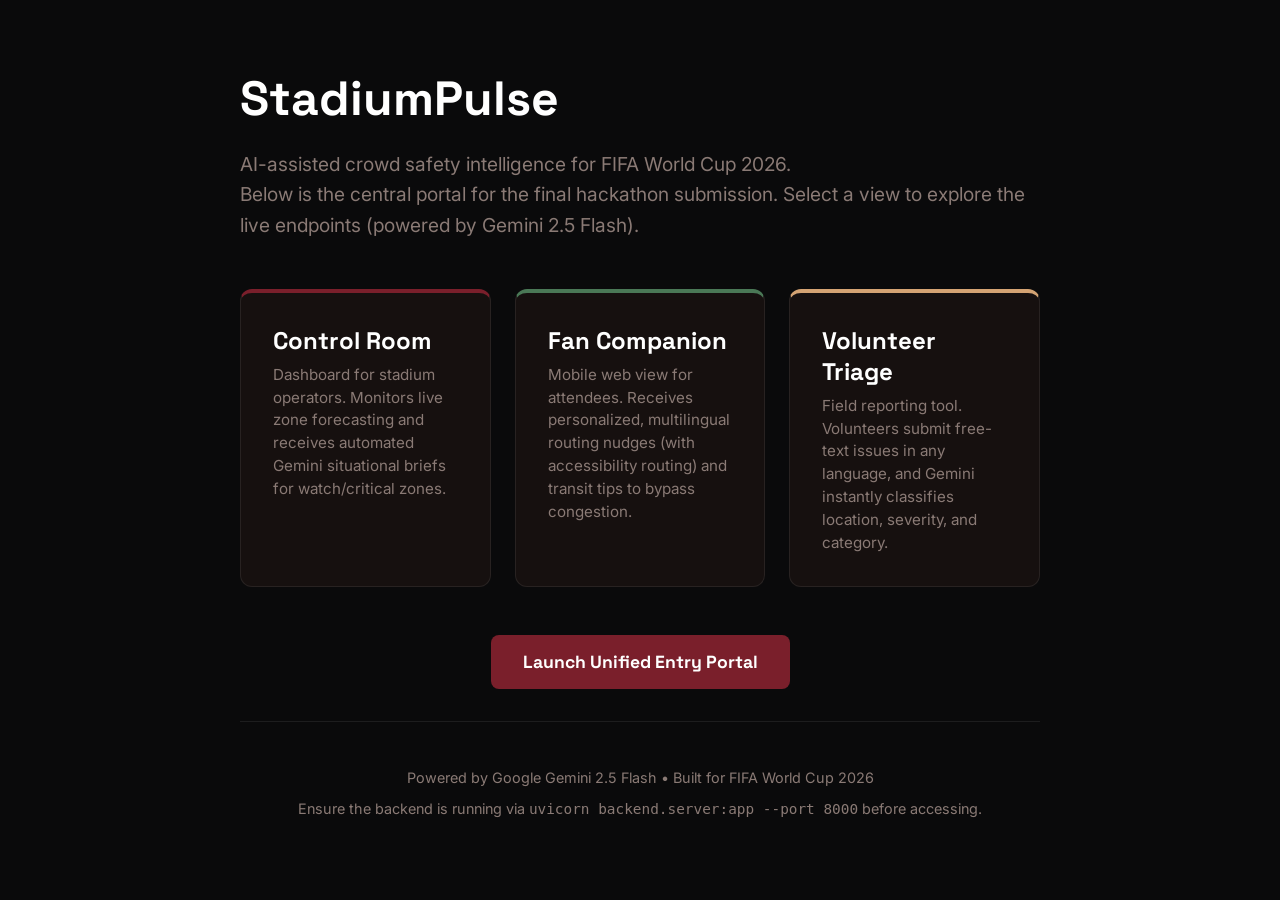
<file: submission.html>
<!DOCTYPE html>
<html lang="en">
<head>
  <meta charset="UTF-8">
  <meta name="viewport" content="width=device-width, initial-scale=1.0">
  <title>StadiumPulse — Final Submission</title>
  <link rel="preconnect" href="https://fonts.googleapis.com">
  <link rel="preconnect" href="https://fonts.gstatic.com" crossorigin>
  <link href="https://fonts.googleapis.com/css2?family=Space+Grotesk:wght@500;700&family=Inter:wght@400;500;600&display=swap" rel="stylesheet">
  <style>
    :root {
      --bg-void: #0A0A0B;
      --surface: #16100F;
      --surface-raised: #211614;
      --border: rgba(255,255,255,0.08);
      --ink: #F2E9E4;
      --ink-muted: #8A7A75;
      --maroon-primary: #7A1F2B;
      --pulse-normal: #4A7856;
      --font-header: "Space Grotesk", system-ui, sans-serif;
      --font-body: "Inter", system-ui, sans-serif;
    }
    *, *::before, *::after { box-sizing: border-box; }
    body {
      background: var(--bg-void);
      color: var(--ink);
      font-family: var(--font-body);
      min-height: 100vh;
      display: flex;
      flex-direction: column;
      align-items: center;
      justify-content: center;
      padding: 3rem 1.25rem;
      margin: 0;
    }
    .container {
      max-width: 800px;
      width: 100%;
    }
    h1 {
      font-family: var(--font-header);
      font-size: 3rem;
      margin: 0 0 1rem 0;
      color: #fff;
    }
    p.subtitle {
      font-size: 1.2rem;
      color: var(--ink-muted);
      margin-bottom: 3rem;
      line-height: 1.6;
    }
    .grid {
      display: grid;
      grid-template-columns: repeat(auto-fit, minmax(240px, 1fr));
      gap: 1.5rem;
      margin-bottom: 3rem;
    }
    .card {
      background: var(--surface);
      border: 1px solid var(--border);
      border-top: 4px solid var(--maroon-primary);
      border-radius: 12px;
      padding: 2rem;
      text-decoration: none;
      color: inherit;
      transition: transform 0.2s, background 0.2s;
      display: flex;
      flex-direction: column;
    }
    .card:hover {
      transform: translateY(-4px);
      background: var(--surface-raised);
    }
    .card h2 {
      font-family: var(--font-header);
      margin: 0 0 0.5rem 0;
      font-size: 1.5rem;
      color: #fff;
    }
    .card p {
      margin: 0;
      color: var(--ink-muted);
      font-size: 0.95rem;
      line-height: 1.5;
    }
    .card-volunteer { border-top-color: #D4A373; }
    .card-fan { border-top-color: #4A7856; }
    .footer {
      text-align: center;
      color: var(--ink-muted);
      font-size: 0.9rem;
      margin-top: 2rem;
      padding-top: 2rem;
      border-top: 1px solid var(--border);
    }
  </style>
</head>
<body>
  <div class="container">
    <h1>StadiumPulse</h1>
    <p class="subtitle">
      AI-assisted crowd safety intelligence for FIFA World Cup 2026.<br>
      Below is the central portal for the final hackathon submission. Select a view to explore the live endpoints (powered by Gemini 2.5 Flash).
    </p>

    <div class="grid">
      <a href="http://127.0.0.1:8000/admin" class="card" target="_blank">
        <h2>Control Room</h2>
        <p>Dashboard for stadium operators. Monitors live zone forecasting and receives automated Gemini situational briefs for watch/critical zones.</p>
      </a>

      <a href="http://127.0.0.1:8000/fan" class="card card-fan" target="_blank">
        <h2>Fan Companion</h2>
        <p>Mobile web view for attendees. Receives personalized, multilingual routing nudges (with accessibility routing) and transit tips to bypass congestion.</p>
      </a>

      <a href="http://127.0.0.1:8000/volunteer" class="card card-volunteer" target="_blank">
        <h2>Volunteer Triage</h2>
        <p>Field reporting tool. Volunteers submit free-text issues in any language, and Gemini instantly classifies location, severity, and category.</p>
      </a>
    </div>
    
    <div style="text-align: center; margin-bottom: 2rem;">
      <a href="http://127.0.0.1:8000/" target="_blank" style="display: inline-block; padding: 1rem 2rem; background: var(--maroon-primary); color: #fff; text-decoration: none; border-radius: 8px; font-family: var(--font-header); font-weight: bold; font-size: 1.1rem; transition: opacity 0.2s;">
        Launch Unified Entry Portal
      </a>
    </div>

    <div class="footer">
      <p>Powered by Google Gemini 2.5 Flash • Built for FIFA World Cup 2026</p>
      <p>Ensure the backend is running via <code>uvicorn backend.server:app --port 8000</code> before accessing.</p>
    </div>
  </div>
</body>
</html>
</file>
<file: frontend/fan-view/styles.css>
/* ═══════════════════════════════════════════════════════════════════
   StadiumPulse — Fan Companion · Design System
   Consumer-first. FIFA World Cup 2026.
   ═══════════════════════════════════════════════════════════════════ */

/* ── DESIGN TOKENS ──────────────────────────────────────────────────── */
:root {
  /* Backgrounds */
  --bg-void:         #060606;
  --bg-page:         #0c0909;
  --surface:         #141010;
  --surface-raised:  #1c1614;
  --surface-hero:    #1a1212;

  /* Borders */
  --border:          rgba(255,255,255,0.07);
  --border-subtle:   rgba(255,255,255,0.04);
  --border-strong:   rgba(255,255,255,0.12);

  /* Ink / Text */
  --ink:             #F2EAE5;
  --ink-secondary:   #C4B5AE;
  --ink-muted:       #7C6D69;
  --ink-dim:         #4A3A37;

  /* Brand */
  --maroon:          #8B2333;
  --maroon-light:    #A32B3F;
  --maroon-glow:     rgba(139,35,51,0.22);
  --maroon-fill:     rgba(139,35,51,0.10);

  /* Status */
  --green:           #4A7C5E;
  --amber:           #C08A2E;
  --red:             #B8323F;

  /* Eco */
  --eco-green:       #2E7D52;
  --eco-green-fill:  rgba(46,125,82,0.08);
  --eco-green-border:rgba(46,125,82,0.22);

  /* Typography */
  --font-header:    'Space Grotesk', system-ui, sans-serif;
  --font-body:      'Inter', system-ui, sans-serif;
  --font-data:      'JetBrains Mono', 'Courier New', monospace;

  /* Motion */
  --ease-out:        cubic-bezier(0.16, 1, 0.3, 1);
  --ease-in-out:     cubic-bezier(0.4, 0, 0.2, 1);

  /* Layout */
  --app-bar-height:  56px;
  --bottom-nav-height: 72px;
  --page-padding:    1.25rem;

  /* Legacy tokens used by app.js renderMap */
  --pulse-normal:    #4A7C5E;
  --pulse-watch:     #C08A2E;
  --pulse-critical:  #B8323F;
  --maroon-primary:  #8B2333;
}

/* ── BASE RESET ─────────────────────────────────────────────────────── */
*, *::before, *::after { box-sizing: border-box; margin: 0; padding: 0; }

html {
  height: 100%;
  scroll-behavior: smooth;
}

body {
  min-height: 100%;
  background: var(--bg-page);
  color: var(--ink);
  font-family: var(--font-body);
  -webkit-font-smoothing: antialiased;
  -moz-osx-font-smoothing: grayscale;
  /* Reserve space for fixed top bar + bottom nav */
  padding-top: var(--app-bar-height);
  padding-bottom: var(--bottom-nav-height);
}

/* ── APP BAR ────────────────────────────────────────────────────────── */
.app-bar {
  position: fixed;
  top: 0; left: 0; right: 0;
  height: var(--app-bar-height);
  z-index: 200;
  background: rgba(6,6,6,0.90);
  backdrop-filter: blur(16px) saturate(120%);
  -webkit-backdrop-filter: blur(16px) saturate(120%);
  border-bottom: 1px solid var(--border);
  display: grid;
  grid-template-columns: 1fr auto 1fr;
  align-items: center;
  padding: 0 var(--page-padding);
  gap: 0.75rem;
}

.app-bar-left {
  display: flex;
  align-items: center;
  gap: 0.65rem;
}

.app-logo {
  font-family: var(--font-header);
  font-size: 1.1rem;
  font-weight: 700;
  color: var(--ink);
  letter-spacing: -0.02em;
  white-space: nowrap;
}

.app-bar-live {
  display: flex;
  align-items: center;
  gap: 0.35rem;
  background: var(--surface);
  border: 1px solid var(--border);
  border-radius: 20px;
  padding: 0.2rem 0.55rem;
}

.live-dot {
  width: 7px; height: 7px;
  border-radius: 50%;
  background: var(--ink-dim);
  flex-shrink: 0;
  transition: background 0.3s, box-shadow 0.3s;
}
.live-dot.live {
  background: var(--eco-green);
  box-shadow: 0 0 6px var(--eco-green);
  animation: pulse-dot 1.8s ease-in-out infinite;
}
@keyframes pulse-dot {
  0%, 100% { opacity: 1; }
  50% { opacity: 0.4; }
}

.live-label {
  font-family: var(--font-header);
  font-size: 0.6rem;
  font-weight: 700;
  letter-spacing: 0.07em;
  color: var(--ink-muted);
  text-transform: uppercase;
}

.app-bar-center {
  display: flex;
  justify-content: center;
}

.venue-chip {
  font-family: var(--font-body);
  font-size: 0.72rem;
  color: var(--ink-muted);
  white-space: nowrap;
  overflow: hidden;
  text-overflow: ellipsis;
  max-width: 300px;
}

.app-bar-right {
  display: flex;
  justify-content: flex-end;
}

.settings-trigger {
  display: flex;
  align-items: center;
  justify-content: center;
  width: 36px; height: 36px;
  border-radius: 8px;
  border: 1px solid var(--border);
  background: var(--surface);
  color: var(--ink-muted);
  cursor: pointer;
  transition: color 0.15s, border-color 0.15s, background 0.15s;
}
.settings-trigger:hover {
  color: var(--ink);
  border-color: var(--border-strong);
  background: var(--surface-raised);
}
.settings-trigger:focus-visible {
  outline: 2px solid var(--maroon);
  outline-offset: 2px;
}

/* ── SETTINGS DRAWER ────────────────────────────────────────────────── */
.settings-overlay {
  display: none;
  position: fixed;
  inset: 0;
  background: rgba(0,0,0,0.55);
  z-index: 299;
  opacity: 0;
  transition: opacity 0.2s;
}
.settings-overlay.visible {
  display: block;
  opacity: 1;
}

.settings-drawer {
  position: fixed;
  top: 0; right: 0;
  width: min(360px, 90vw);
  height: 100%;
  background: var(--surface);
  border-left: 1px solid var(--border);
  z-index: 300;
  padding: 1.5rem;
  display: flex;
  flex-direction: column;
  gap: 1.25rem;
  overflow-y: auto;
  animation: slide-in-right 0.25s var(--ease-out);
}
.settings-drawer[hidden] { display: none; }

@keyframes slide-in-right {
  from { transform: translateX(100%); opacity: 0; }
  to   { transform: translateX(0);   opacity: 1; }
}

.settings-drawer-header {
  display: flex;
  align-items: center;
  justify-content: space-between;
  padding-bottom: 0.75rem;
  border-bottom: 1px solid var(--border);
}

.settings-drawer-title {
  font-family: var(--font-header);
  font-size: 1rem;
  font-weight: 700;
  color: var(--ink);
}

.settings-close-btn {
  background: none;
  border: 1px solid var(--border);
  border-radius: 6px;
  color: var(--ink-muted);
  width: 30px; height: 30px;
  cursor: pointer;
  font-size: 0.75rem;
  display: flex; align-items: center; justify-content: center;
  transition: color 0.15s;
}
.settings-close-btn:hover { color: var(--ink); }

.settings-drawer-desc {
  font-size: 0.82rem;
  color: var(--ink-muted);
  line-height: 1.5;
}

.settings-field {
  display: flex;
  flex-direction: column;
  gap: 0.4rem;
}

.settings-label {
  font-family: var(--font-header);
  font-size: 0.65rem;
  font-weight: 700;
  text-transform: uppercase;
  letter-spacing: 0.07em;
  color: var(--ink-muted);
}

.settings-select {
  background: var(--surface-raised);
  border: 1px solid var(--border);
  border-radius: 8px;
  color: var(--ink);
  font-family: var(--font-body);
  font-size: 0.9rem;
  padding: 0.65rem 0.85rem;
  outline: none;
  width: 100%;
  appearance: none;
  -webkit-appearance: none;
  cursor: pointer;
  transition: border-color 0.15s, box-shadow 0.15s;
}
.settings-select:focus {
  border-color: var(--maroon);
  box-shadow: 0 0 0 3px var(--maroon-glow);
}

.btn-cycle {
  width: 100%;
  padding: 0.75rem;
  font-family: var(--font-header);
  font-size: 0.92rem;
  font-weight: 700;
  border-radius: 8px;
  cursor: pointer;
  border: 1px solid var(--border-strong);
  background: var(--surface-raised);
  color: var(--ink);
  transition: background 0.15s, border-color 0.15s;
}
.btn-cycle:hover {
  background: rgba(255,255,255,0.06);
  border-color: rgba(255,255,255,0.18);
}

.scenario-chip {
  font-family: var(--font-data);
  font-size: 0.68rem;
  color: var(--ink-dim);
  text-align: center;
  padding: 0.6rem;
  background: var(--bg-void);
  border-radius: 6px;
  border: 1px solid var(--border-subtle);
}

/* Settings section label */
.settings-section-label {
  font-family: var(--font-header);
  font-size: 0.6rem;
  font-weight: 700;
  letter-spacing: 0.1em;
  text-transform: uppercase;
  color: var(--ink-dim);
  padding: 0.5rem 0 0.15rem;
  border-top: 1px solid var(--border-subtle);
  margin-top: 0.25rem;
}

/* Toggle row */
.settings-toggle-row {
  display: flex;
  align-items: center;
  justify-content: space-between;
  gap: 1rem;
}

.settings-toggle-row > div {
  display: flex;
  flex-direction: column;
  gap: 0.15rem;
  flex: 1;
}

.settings-toggle-desc {
  font-size: 0.72rem;
  color: var(--ink-muted);
  line-height: 1.4;
}

/* Toggle switch button */
.settings-toggle {
  position: relative;
  width: 44px;
  height: 26px;
  flex-shrink: 0;
  border-radius: 999px;
  border: 1px solid var(--border-strong);
  background: var(--surface-raised);
  cursor: pointer;
  transition: background 0.2s, border-color 0.2s;
  padding: 0;
}

.settings-toggle:focus-visible {
  outline: 2px solid var(--maroon);
  outline-offset: 2px;
}

.settings-toggle.is-on {
  background: var(--maroon);
  border-color: var(--maroon);
}

.toggle-thumb {
  position: absolute;
  top: 3px;
  left: 3px;
  width: 18px;
  height: 18px;
  border-radius: 50%;
  background: var(--ink-muted);
  transition: transform 0.2s var(--ease-out), background 0.2s;
}

.settings-toggle.is-on .toggle-thumb {
  transform: translateX(18px);
  background: #fff;
}

/* ── Screen-reader-only utility ────────────────────────────────────── */
.sr-only {
  position: absolute;
  width: 1px; height: 1px;
  padding: 0; margin: -1px;
  overflow: hidden;
  clip: rect(0,0,0,0);
  white-space: nowrap;
  border: 0;
}

/* ── ACCESSIBILITY MODIFIERS ───────────────────────────────────────── */

/* High contrast mode */
.a11y-high-contrast {
  --ink:           #FFFFFF;
  --ink-secondary: #E8E8E8;
  --ink-muted:     #BBBBBB;
  --border:        rgba(255,255,255,0.25);
  --border-strong: rgba(255,255,255,0.45);
  --surface:       #0a0a0a;
  --surface-raised:#111111;
  --surface-hero:  #0f0f0f;
}

/* Reduce motion mode */
.a11y-reduce-motion *,
.a11y-reduce-motion *::before,
.a11y-reduce-motion *::after {
  animation-duration: 0.001ms !important;
  animation-iteration-count: 1 !important;
  transition-duration: 0.001ms !important;
}

/* Font size scaling */
[data-font-size="large"] {
  --font-scale: 1.15;
  font-size: calc(1rem * 1.15);
}

[data-font-size="xlarge"] {
  --font-scale: 1.3;
  font-size: calc(1rem * 1.3);
}

[data-font-size="large"] .nudge-message,
[data-font-size="xlarge"] .nudge-message {
  font-size: calc(1.2rem * var(--font-scale, 1));
}

[data-font-size="large"] .hero-nudge-body p,
[data-font-size="xlarge"] .hero-nudge-body p {
  font-size: calc(1rem * var(--font-scale, 1));
}

/* Nudge message text (used in pre-filled mock card) */
.nudge-message-text {
  font-family: var(--font-body);
  font-size: 1.1rem;
  font-weight: 500;
  line-height: 1.65;
  color: var(--ink);
  letter-spacing: -0.005em;
}

/* ── MAIN CONTENT AREA ──────────────────────────────────────────────── */
.fan-main {
  max-width: 680px;
  margin: 0 auto;
  padding: 1.25rem var(--page-padding);
  display: flex;
  flex-direction: column;
  gap: 0;
  min-height: calc(100vh - var(--app-bar-height) - var(--bottom-nav-height));
}

/* ── TAB PANELS ─────────────────────────────────────────────────────── */
.tab-panel {
  display: none;
  flex-direction: column;
  gap: 1.25rem;
  animation: fade-in-up 0.3s var(--ease-out) both;
}
.tab-panel.is-active {
  display: flex;
}
@keyframes fade-in-up {
  from { opacity: 0; transform: translateY(12px); }
  to   { opacity: 1; transform: translateY(0); }
}

/* ── SECTION HEADERS ────────────────────────────────────────────────── */
.section-header {
  margin-bottom: 0.25rem;
}
.section-title {
  font-family: var(--font-header);
  font-size: 1.5rem;
  font-weight: 700;
  color: var(--ink);
  letter-spacing: -0.02em;
  line-height: 1.2;
  margin-bottom: 0.4rem;
}
.section-subtitle {
  font-size: 0.88rem;
  color: var(--ink-muted);
  line-height: 1.55;
}

/* ═══════════════════════════════════════════════════════════════════
   PANEL: UPDATES — Hero nudge card
   ═══════════════════════════════════════════════════════════════════ */
.hero-nudge-card {
  background: var(--surface-hero);
  border: 1px solid var(--border);
  border-radius: 20px;
  overflow: hidden;
  display: flex;
  flex-direction: column;
  gap: 0;
}

.hero-nudge-header {
  display: flex;
  align-items: center;
  justify-content: space-between;
  padding: 1rem 1.25rem;
  border-bottom: 1px solid var(--border-subtle);
}

.nudge-status-row {
  display: flex;
  align-items: center;
  gap: 0.5rem;
}

.nudge-status-dot {
  width: 8px; height: 8px;
  border-radius: 50%;
  background: var(--ink-dim);
  flex-shrink: 0;
  transition: background 0.3s;
}

.nudge-status-label {
  font-family: var(--font-header);
  font-size: 0.68rem;
  font-weight: 700;
  text-transform: uppercase;
  letter-spacing: 0.07em;
  color: var(--ink-muted);
}

.nudge-timestamp {
  font-family: var(--font-data);
  font-size: 0.65rem;
  color: var(--ink-dim);
}

.hero-nudge-body {
  padding: 1.5rem 1.25rem;
  min-height: 100px;
}

.nudge-message {
  font-family: var(--font-body);
  font-size: 1.2rem;
  font-weight: 500;
  line-height: 1.65;
  color: var(--ink);
  letter-spacing: -0.005em;
}

.nudge-loading-text {
  font-size: 0.88rem;
  color: var(--ink-muted);
  font-style: italic;
}

.hero-nudge-footer {
  border-top: 1px solid var(--border-subtle);
  padding: 1rem 1.25rem;
  display: flex;
  align-items: flex-start;
  justify-content: space-between;
  gap: 1rem;
  flex-wrap: wrap;
}

.route-tag-group {
  display: flex;
  flex-direction: column;
  gap: 0.3rem;
}

.route-tag-label {
  font-family: var(--font-header);
  font-size: 0.6rem;
  font-weight: 700;
  letter-spacing: 0.08em;
  text-transform: uppercase;
  color: var(--ink-dim);
}

.route-tag {
  font-family: var(--font-data);
  font-size: 1rem;
  font-weight: 700;
  color: var(--ink);
  background: var(--surface-raised);
  padding: 0.35rem 0.75rem;
  border-radius: 6px;
  border: 1px solid var(--border);
  display: inline-block;
}

.transit-mini-row {
  display: flex;
  align-items: flex-start;
  gap: 0.5rem;
  flex: 1;
  min-width: 0;
}

.transit-tip-icon {
  font-size: 1.1rem;
  flex-shrink: 0;
  margin-top: 1px;
}

.transit-mini-meta {
  display: flex;
  align-items: center;
  gap: 0.4rem;
  margin-bottom: 0.25rem;
}

.transit-meta-label {
  font-family: var(--font-header);
  font-size: 0.6rem;
  font-weight: 700;
  text-transform: uppercase;
  letter-spacing: 0.06em;
  color: var(--ink-dim);
}

.transit-tip-text {
  font-size: 0.78rem;
  color: var(--ink-muted);
  line-height: 1.4;
}

/* Transit status pills */
.transit-status-pill {
  display: inline-flex;
  align-items: center;
  font-family: var(--font-data);
  font-size: 0.58rem;
  font-weight: 700;
  letter-spacing: 0.04em;
  text-transform: uppercase;
  padding: 0.12rem 0.45rem;
  border-radius: 4px;
}
.transit-status-pill.normal {
  background: var(--eco-green-fill);
  color: var(--eco-green);
  border: 1px solid var(--eco-green-border);
}
.transit-status-pill.watch {
  background: rgba(192,138,46,0.08);
  color: var(--amber);
  border: 1px solid rgba(192,138,46,0.22);
}
.transit-status-pill.critical {
  background: rgba(184,50,63,0.08);
  color: var(--red);
  border: 1px solid rgba(184,50,63,0.22);
}

/* Quick Info Strip */
.quick-info-strip {
  display: flex;
  align-items: stretch;
  background: var(--surface);
  border: 1px solid var(--border);
  border-radius: 14px;
  overflow: hidden;
}

.quick-info-item {
  flex: 1;
  display: flex;
  align-items: center;
  gap: 0.6rem;
  padding: 0.9rem 1rem;
}

.quick-info-icon {
  font-size: 1.1rem;
  flex-shrink: 0;
}

.quick-info-item > div {
  display: flex;
  flex-direction: column;
  gap: 0.15rem;
  min-width: 0;
}

.quick-info-label {
  font-family: var(--font-header);
  font-size: 0.6rem;
  font-weight: 700;
  letter-spacing: 0.06em;
  text-transform: uppercase;
  color: var(--ink-dim);
  display: block;
}

.quick-info-value {
  font-family: var(--font-header);
  font-size: 0.82rem;
  font-weight: 600;
  color: var(--ink-secondary);
  white-space: nowrap;
  overflow: hidden;
  text-overflow: ellipsis;
}

.quick-info-divider {
  width: 1px;
  background: var(--border);
  flex-shrink: 0;
  margin: 0.6rem 0;
}

/* ═══════════════════════════════════════════════════════════════════
   PANEL: ROUTE MAP
   ═══════════════════════════════════════════════════════════════════ */
.map-card {
  background: var(--surface);
  border: 1px solid var(--border);
  border-radius: 16px;
  overflow: hidden;
}

.map-inner {
  background: var(--bg-void);
  padding: 1.25rem;
}

.map-caption {
  font-size: 0.75rem;
  color: var(--ink-muted);
  text-align: center;
  padding: 0.6rem 1rem;
  border-top: 1px solid var(--border-subtle);
}

.map-svg {
  display: block;
  width: 100%;
}

/* Map node text labels (used by app.js) */
.map-node-text, .map-dest-text {
  font-family: var(--font-data);
  font-size: 8px;
  font-weight: 700;
  fill: var(--ink-muted);
}
.map-dest-text {
  fill: var(--ink);
}

/* Animation hooks used by app.js */
.map-dest-animated {
  animation: map-scale 0.5s var(--ease-out);
}
@keyframes map-scale {
  0%   { transform: scale(0.6); }
  100% { transform: scale(1); }
}
.map-dest-ring-animated {
  animation: map-ping 1.5s var(--ease-out) infinite;
}
@keyframes map-ping {
  0%   { r: 9;  opacity: 0.8; stroke-width: 2;   }
  100% { r: 24; opacity: 0;   stroke-width: 0.5; }
}

.map-legend {
  display: flex;
  flex-wrap: wrap;
  gap: 0.6rem 1rem;
  margin-top: 0.25rem;
}

.legend-item {
  display: flex;
  align-items: center;
  gap: 0.4rem;
  font-size: 0.72rem;
  color: var(--ink-muted);
}

.legend-dot {
  width: 8px; height: 8px;
  border-radius: 50%;
  flex-shrink: 0;
}
.legend-dashed {
  background: none;
  border: 2px dashed var(--ink-muted);
  border-radius: 0;
  width: 14px;
  height: 0;
}

/* ═══════════════════════════════════════════════════════════════════
   PANEL: TRANSIT
   ═══════════════════════════════════════════════════════════════════ */
.transit-options-list {
  display: flex;
  flex-direction: column;
  gap: 0.75rem;
}

.transit-option-card {
  background: var(--surface);
  border: 1px solid var(--border);
  border-radius: 14px;
  padding: 1.1rem 1.25rem;
  display: flex;
  align-items: center;
  justify-content: space-between;
  gap: 1rem;
  transition: border-color 0.15s, background 0.15s;
}

.transit-option-card:hover {
  border-color: var(--border-strong);
  background: var(--surface-raised);
}

.transit-option-top {
  border-top: 3px solid var(--eco-green);
}

.transit-option-left {
  display: flex;
  align-items: flex-start;
  gap: 0.85rem;
  flex: 1;
  min-width: 0;
}

.transit-option-icon {
  font-size: 1.5rem;
  flex-shrink: 0;
  margin-top: 0.1rem;
}

.transit-option-name {
  font-family: var(--font-header);
  font-size: 1rem;
  font-weight: 700;
  color: var(--ink);
  margin-bottom: 0.2rem;
}

.transit-option-detail {
  font-size: 0.8rem;
  color: var(--ink-muted);
  line-height: 1.4;
}

.transit-option-right {
  display: flex;
  flex-direction: column;
  align-items: flex-end;
  gap: 0.35rem;
  flex-shrink: 0;
}

.eco-badge-lg {
  display: inline-flex;
  align-items: center;
  gap: 0.25rem;
  background: var(--eco-green-fill);
  border: 1px solid var(--eco-green-border);
  border-radius: 6px;
  padding: 0.25rem 0.6rem;
  font-family: var(--font-header);
  font-size: 0.72rem;
  font-weight: 700;
  color: var(--eco-green);
  letter-spacing: 0.02em;
  white-space: nowrap;
}
.eco-badge-lg.eco-badge-amber {
  background: rgba(192,138,46,0.08);
  border-color: rgba(192,138,46,0.22);
  color: var(--amber);
}

.transit-option-badge {
  font-family: var(--font-header);
  font-size: 0.62rem;
  font-weight: 700;
  letter-spacing: 0.05em;
  text-transform: uppercase;
  border-radius: 4px;
  padding: 0.15rem 0.45rem;
}
.transit-option-badge.best {
  background: var(--maroon-fill);
  color: var(--maroon-light);
  border: 1px solid var(--maroon-glow);
}

/* Eco badge (legacy — used by eco-info cards in earlier code, kept for compat) */
.eco-badge {
  display: inline-flex;
  align-items: center;
  gap: 0.3rem;
  background: var(--eco-green-fill);
  border: 1px solid var(--eco-green-border);
  border-radius: 4px;
  padding: 0.12rem 0.45rem;
  font-family: var(--font-header);
  font-size: 0.62rem;
  font-weight: 700;
  color: var(--eco-green);
  letter-spacing: 0.04em;
  text-transform: uppercase;
  width: fit-content;
}

/* ═══════════════════════════════════════════════════════════════════
   PANEL: REPORT
   ═══════════════════════════════════════════════════════════════════ */
.report-hero {
  background: var(--surface);
  border: 1px solid var(--border);
  border-radius: 20px;
  padding: 2rem 1.5rem;
  text-align: center;
  display: flex;
  flex-direction: column;
  align-items: center;
  gap: 0.85rem;
}

.report-hero-icon {
  font-size: 2.5rem;
  width: 64px; height: 64px;
  background: var(--maroon-fill);
  border: 1px solid var(--maroon-glow);
  border-radius: 16px;
  display: flex;
  align-items: center;
  justify-content: center;
  margin-bottom: 0.25rem;
}

.report-hero-title {
  font-family: var(--font-header);
  font-size: 1.25rem;
  font-weight: 700;
  color: var(--ink);
  letter-spacing: -0.015em;
}

.report-hero-body {
  font-size: 0.88rem;
  color: var(--ink-muted);
  line-height: 1.6;
  max-width: 400px;
}

.btn-report-cta {
  display: inline-flex;
  align-items: center;
  gap: 0.45rem;
  background: var(--maroon);
  color: #fff;
  font-family: var(--font-header);
  font-size: 0.95rem;
  font-weight: 700;
  padding: 0.75rem 1.5rem;
  border-radius: 10px;
  text-decoration: none;
  transition: background 0.15s, transform 0.1s;
  margin-top: 0.25rem;
}
.btn-report-cta:hover {
  background: var(--maroon-light);
  transform: translateY(-1px);
}
.btn-report-cta:active { transform: translateY(0); }

.report-info-grid {
  display: grid;
  grid-template-columns: 1fr 1fr;
  gap: 0.75rem;
}

.report-info-item {
  background: var(--surface);
  border: 1px solid var(--border);
  border-radius: 12px;
  padding: 1rem;
  display: flex;
  flex-direction: column;
  gap: 0.3rem;
}

.report-info-icon {
  font-size: 1.25rem;
}

.report-info-label {
  font-family: var(--font-header);
  font-size: 0.75rem;
  font-weight: 700;
  color: var(--ink-muted);
  text-transform: uppercase;
  letter-spacing: 0.04em;
}

.report-info-val {
  font-size: 0.82rem;
  color: var(--ink-secondary);
  line-height: 1.3;
}

/* ═══════════════════════════════════════════════════════════════════
   PANEL: INFO
   ═══════════════════════════════════════════════════════════════════ */
.info-blocks {
  display: flex;
  flex-direction: column;
  gap: 0.75rem;
}

.info-block {
  background: var(--surface);
  border: 1px solid var(--border);
  border-radius: 14px;
  padding: 1.25rem;
}

.info-block-title {
  font-family: var(--font-header);
  font-size: 1rem;
  font-weight: 700;
  color: var(--ink);
  margin-bottom: 0.75rem;
  letter-spacing: -0.01em;
}

.info-list {
  list-style: none;
  display: flex;
  flex-direction: column;
  gap: 0.5rem;
}

.info-list li {
  font-size: 0.85rem;
  color: var(--ink-muted);
  line-height: 1.45;
  padding-left: 1rem;
  position: relative;
}
.info-list li::before {
  content: '·';
  position: absolute;
  left: 0;
  color: var(--ink-dim);
}

.info-list li strong {
  color: var(--ink-secondary);
  font-weight: 600;
}

/* ═══════════════════════════════════════════════════════════════════
   BOTTOM NAVIGATION BAR
   ═══════════════════════════════════════════════════════════════════ */
.bottom-nav {
  position: fixed;
  bottom: 0; left: 0; right: 0;
  height: var(--bottom-nav-height);
  z-index: 200;
  background: rgba(6,6,6,0.92);
  backdrop-filter: blur(20px) saturate(130%);
  -webkit-backdrop-filter: blur(20px) saturate(130%);
  border-top: 1px solid var(--border);
  display: flex;
  align-items: stretch;
  padding: 0 0.25rem;
  padding-bottom: env(safe-area-inset-bottom, 0);
}

.bottom-nav-btn {
  flex: 1;
  display: flex;
  flex-direction: column;
  align-items: center;
  justify-content: center;
  gap: 0.3rem;
  background: none;
  border: none;
  cursor: pointer;
  padding: 0.5rem 0.25rem;
  border-radius: 0;
  color: var(--ink-dim);
  transition: color 0.15s;
  position: relative;
}

.bottom-nav-btn::before {
  content: '';
  position: absolute;
  top: 0;
  left: 50%;
  transform: translateX(-50%);
  width: 28px;
  height: 2px;
  border-radius: 0 0 3px 3px;
  background: var(--maroon);
  opacity: 0;
  transition: opacity 0.15s;
}

.bottom-nav-btn:hover { color: var(--ink-muted); }

.bottom-nav-btn.active {
  color: var(--ink);
}
.bottom-nav-btn.active::before {
  opacity: 1;
}

.bottom-nav-btn:focus-visible {
  outline: 2px solid var(--maroon);
  outline-offset: -2px;
  border-radius: 4px;
}

.bottom-nav-icon {
  display: flex;
  align-items: center;
  justify-content: center;
  width: 24px; height: 24px;
  transition: transform 0.15s var(--ease-out);
}
.bottom-nav-btn.active .bottom-nav-icon {
  transform: translateY(-1px);
}

.bottom-nav-label {
  font-family: var(--font-header);
  font-size: 0.62rem;
  font-weight: 600;
  letter-spacing: 0.02em;
  white-space: nowrap;
}

/* ═══════════════════════════════════════════════════════════════════
   DESKTOP LAYOUT — show all panels in a grid
   ═══════════════════════════════════════════════════════════════════ */
@media (min-width: 900px) {
  .app-bar {
    padding: 0 2rem;
  }

  .fan-main {
    max-width: 1100px;
    padding: 2rem;
  }

  /* Show all 5 panels simultaneously in a grid */
  .fan-main {
    display: grid;
    grid-template-columns: 1fr 1fr;
    grid-template-rows: auto;
    gap: 1.25rem;
    align-items: start;
  }

  /* Updates panel spans full width at top */
  #tab-panel-updates {
    grid-column: 1 / -1;
    display: flex;
    flex-direction: row;
    gap: 1.25rem;
    align-items: flex-start;
  }
  #tab-panel-updates .hero-nudge-card {
    flex: 3;
  }
  #tab-panel-updates .quick-info-strip {
    flex: none;
    flex-direction: column;
    width: 220px;
    align-items: stretch;
  }
  .quick-info-divider {
    width: auto;
    height: 1px;
    margin: 0 0.6rem;
  }

  /* All panels visible on desktop, no tab switching needed */
  .tab-panel {
    display: flex;
    flex-direction: column;
    gap: 1rem;
    animation: none;
  }
  /* Override the HTML hidden attribute — all panels are visible on desktop */
  .tab-panel[hidden] {
    display: flex;
  }

  /* Info block spans full width at bottom */
  #tab-panel-info {
    grid-column: 1 / -1;
  }
  #tab-panel-info .info-blocks {
    display: grid;
    grid-template-columns: 1fr 1fr;
    gap: 0.75rem;
  }

  /* Hide bottom nav on large screens, settings trigger still available */
  .bottom-nav {
    display: none;
  }

  /* Desktop: remove top padding created by bottom nav compensation */
  body {
    padding-bottom: 0;
  }
}

/* ═══════════════════════════════════════════════════════════════════
   RESPONSIVE TWEAKS
   ═══════════════════════════════════════════════════════════════════ */
@media (max-width: 480px) {
  .venue-chip { display: none; }
  .app-logo { font-size: 1rem; }
  .transit-option-card { flex-direction: column; align-items: flex-start; }
  .transit-option-right { flex-direction: row; align-items: center; }
  .report-info-grid { grid-template-columns: 1fr; }
  .nudge-message { font-size: 1.05rem; }
}

/* ═══════════════════════════════════════════════════════════════════
   REDUCED MOTION
   ═══════════════════════════════════════════════════════════════════ */
@media (prefers-reduced-motion: reduce) {
  .live-dot.live { animation: none; }
  .tab-panel { animation: none; }
  .map-dest-animated { animation: none; }
  .map-dest-ring-animated { animation: none; }
  .settings-drawer { animation: none; }
}

/* ═══════════════════════════════════════════════════════════════════
   DASHBOARD REDESIGN LAYOUT STYLE EXTENSIONS
   ═══════════════════════════════════════════════════════════════════ */
.sidebar-nav {
  position: fixed;
  top: 0; left: 0; bottom: 0;
  width: 240px;
  background: var(--bg-void);
  border-right: 1px solid var(--border);
  display: flex;
  flex-direction: column;
  z-index: 250;
  padding: 1.5rem 1rem;
}
.sidebar-brand {
  display: flex;
  align-items: center;
  gap: 0.75rem;
  padding-bottom: 1.5rem;
  border-bottom: 1px solid var(--border);
  margin-bottom: 1.5rem;
}
.brand-logo-wrapper {
  width: 36px; height: 36px;
  background: var(--maroon-fill);
  border: 1px solid var(--maroon-glow);
  border-radius: 8px;
  display: flex;
  align-items: center;
  justify-content: center;
  color: var(--ink);
}
.brand-meta {
  display: flex;
  flex-direction: column;
}
.brand-name {
  font-family: var(--font-header);
  font-size: 1.1rem;
  font-weight: 700;
  color: var(--ink);
}
.brand-sub {
  font-size: 0.65rem;
  color: var(--ink-muted);
  text-transform: uppercase;
  letter-spacing: 0.05em;
}
.sidebar-menu {
  flex: 1;
  display: flex;
  flex-direction: column;
  gap: 0.35rem;
  border: none;
  background: transparent;
}
.menu-item {
  display: flex;
  align-items: center;
  gap: 0.75rem;
  width: 100%;
  padding: 0.65rem 0.85rem;
  background: transparent;
  border: 1px solid transparent;
  border-radius: 8px;
  color: var(--ink-secondary);
  font-family: var(--font-body);
  font-size: 0.85rem;
  font-weight: 500;
  text-align: left;
  cursor: pointer;
  transition: all 0.15s var(--ease-out);
}
.menu-item:hover {
  color: var(--ink);
  background: rgba(255,255,255,0.02);
}
.menu-item.active {
  color: var(--ink);
  background: rgba(139, 35, 51, 0.12);
  border-color: rgba(139, 35, 51, 0.22);
}
.sidebar-footer {
  padding-top: 1rem;
  border-top: 1px solid var(--border);
  display: flex;
  flex-direction: column;
  gap: 0.75rem;
}
.user-pill-container {
  display: flex;
  align-items: center;
  gap: 0.65rem;
  padding: 0.5rem 0.25rem;
}
.user-avatar-circle {
  width: 32px; height: 32px;
  border-radius: 50%;
  background: var(--maroon);
  color: #fff;
  display: flex;
  align-items: center;
  justify-content: center;
  font-family: var(--font-header);
  font-weight: 700;
  font-size: 0.95rem;
}
.user-info {
  display: flex;
  flex-direction: column;
  line-height: 1.2;
}
.user-name {
  font-size: 0.85rem;
  font-weight: 600;
  color: var(--ink);
}
.user-role-badge {
  font-size: 0.62rem;
  color: var(--ink-muted);
  text-transform: uppercase;
}
.logout-link-btn {
  background: transparent;
  border: none;
  color: var(--ink-muted);
  font-size: 0.75rem;
  text-align: left;
  cursor: pointer;
  display: flex;
  align-items: center;
  gap: 0.35rem;
  padding: 0.25rem;
}
.logout-link-btn:hover {
  color: var(--red);
}

.main-layout-container {
  margin-left: 240px;
  min-height: 100vh;
  display: flex;
  flex-direction: column;
}
.top-bar-header {
  height: 56px;
  border-bottom: 1px solid var(--border);
  display: flex;
  align-items: center;
  justify-content: space-between;
  padding: 0 2rem;
  background: rgba(6,6,6,0.4);
  backdrop-filter: blur(12px);
  z-index: 199;
}
.top-bar-left {
  display: flex;
  align-items: center;
}
.arena-chip {
  font-size: 0.72rem;
  font-weight: 700;
  color: var(--ink-muted);
  background: rgba(255,255,255,0.03);
  padding: 0.25rem 0.65rem;
  border-radius: 20px;
  border: 1px solid var(--border);
  text-transform: uppercase;
  letter-spacing: 0.05em;
}
.search-box-wrapper {
  display: flex;
  align-items: center;
  gap: 0.4rem;
  background: rgba(255,255,255,0.03);
  border: 1px solid var(--border);
  border-radius: 20px;
  padding: 0.3rem 0.75rem;
  margin-left: 1.25rem;
  width: 240px;
}
.search-icon {
  font-size: 0.75rem;
  opacity: 0.5;
}
.search-input {
  background: transparent;
  border: none;
  outline: none;
  color: var(--ink);
  font-size: 0.78rem;
  width: 100%;
}
.top-bar-right {
  display: flex;
  align-items: center;
  gap: 1rem;
}
.alert-pill-badge {
  display: flex;
  align-items: center;
  gap: 0.35rem;
  background: rgba(184, 50, 63, 0.1);
  border: 1px solid rgba(184, 50, 63, 0.2);
  color: var(--red);
  font-size: 0.68rem;
  font-weight: 700;
  border-radius: 20px;
  padding: 0.2rem 0.65rem;
}
.header-tools-group {
  display: flex;
  align-items: center;
  gap: 0.5rem;
}
.tool-btn {
  background: transparent;
  border: 1px solid var(--border);
  border-radius: 6px;
  color: var(--ink-secondary);
  width: 32px; height: 32px;
  display: flex;
  align-items: center;
  justify-content: center;
  cursor: pointer;
  transition: all 0.15s;
}
.tool-btn:hover {
  background: rgba(255,255,255,0.04);
  color: var(--ink);
}
.notification-badge-dot {
  position: absolute;
  top: 6px; right: 6px;
  width: 6px; height: 6px;
  background: var(--red);
  border-radius: 50%;
}
.user-status-dropdown-trigger {
  display: flex;
  align-items: center;
  gap: 0.5rem;
  background: rgba(255,255,255,0.03);
  border: 1px solid var(--border);
  border-radius: 20px;
  padding: 0.2rem 0.65rem;
  cursor: pointer;
}
.dropdown-avatar {
  width: 20px; height: 20px;
  border-radius: 50%;
  background: var(--maroon);
  color: #fff;
  font-size: 0.7rem;
  font-weight: 700;
  display: flex;
  align-items: center;
  justify-content: center;
}
.dropdown-username {
  font-size: 0.78rem;
  font-weight: 600;
}

.content-body-panels {
  flex: 1;
  padding: 2rem;
  overflow-y: auto;
  background: var(--bg-page);
}

.dashboard-banner-header {
  display: flex;
  align-items: center;
  justify-content: space-between;
  margin-bottom: 2rem;
}
.banner-title-group {
  display: flex;
  flex-direction: column;
  gap: 0.2rem;
}
.welcome-heading {
  font-family: var(--font-header);
  font-size: 1.8rem;
  font-weight: 700;
  letter-spacing: -0.02em;
}
.banner-match-details {
  font-size: 0.85rem;
  color: var(--ink-muted);
}
.stadium-operational-badge {
  font-size: 0.72rem;
  font-weight: 700;
  color: #4baf73;
  background: rgba(75,175,115,0.06);
  border: 1px solid rgba(75,175,115,0.18);
  padding: 0.35rem 0.75rem;
  border-radius: 20px;
  text-transform: uppercase;
}

.quick-links-grid {
  display: grid;
  grid-template-columns: repeat(auto-fit, minmax(200px, 1fr));
  gap: 1.25rem;
  margin-bottom: 2rem;
}
.quick-link-card {
  display: flex;
  align-items: center;
  gap: 1rem;
  background: var(--surface);
  border: 1px solid var(--border);
  border-radius: 12px;
  padding: 1.1rem;
  text-align: left;
  cursor: pointer;
  transition: all 0.2s var(--ease-out);
}
.quick-link-card:hover {
  transform: translateY(-2px);
  border-color: rgba(255,255,255,0.15);
  background: var(--surface-raised);
}
.quick-card-icon {
  width: 40px; height: 40px;
  border-radius: 8px;
  display: flex;
  align-items: center;
  justify-content: center;
  font-size: 1.25rem;
}
.robot-accent { background: rgba(74,120,86,0.1); color: var(--green); }
.map-accent { background: rgba(46,125,82,0.1); color: var(--eco-green); }
.emergency-accent { background: rgba(184,50,63,0.1); color: var(--red); }
.transport-accent { background: rgba(192,138,46,0.1); color: var(--amber); }
.quick-card-meta {
  display: flex;
  flex-direction: column;
}
.quick-card-title {
  font-family: var(--font-header);
  font-size: 0.9rem;
  font-weight: 700;
  color: var(--ink);
}
.quick-card-desc {
  font-size: 0.7rem;
  color: var(--ink-muted);
}

.stats-cards-grid {
  display: grid;
  grid-template-columns: repeat(auto-fit, minmax(180px, 1fr));
  gap: 1.25rem;
  margin-bottom: 2.25rem;
}
.stat-box-card {
  background: var(--surface);
  border: 1px solid var(--border);
  border-radius: 12px;
  padding: 1.25rem;
  display: flex;
  flex-direction: column;
}
.attendance-highlight {
  background: linear-gradient(135deg, rgba(139,35,51,0.06) 0%, rgba(20,16,16,0.2) 100%);
  border-color: rgba(139,35,51,0.18);
}
.stat-box-header {
  display: flex;
  align-items: center;
  justify-content: space-between;
  margin-bottom: 0.35rem;
}
.stat-box-icon {
  font-size: 1.2rem;
}
.stat-box-trend {
  font-size: 0.6rem;
  font-weight: 700;
  color: #4baf73;
  background: rgba(75,175,115,0.06);
  padding: 0.1rem 0.35rem;
  border-radius: 4px;
}
.stat-box-value {
  font-family: var(--font-header);
  font-size: 1.75rem;
  font-weight: 700;
  color: var(--ink);
  letter-spacing: -0.01em;
}
.stat-box-title {
  font-size: 0.8rem;
  font-weight: 600;
  color: var(--ink-secondary);
}
.stat-box-sub {
  font-size: 0.68rem;
  color: var(--ink-muted);
}

.dashboard-split-grid {
  display: grid;
  grid-template-columns: 1.5fr 1fr;
  gap: 1.5rem;
}
.split-column-card {
  background: var(--surface);
  border: 1px solid var(--border);
  border-radius: 14px;
  padding: 1.5rem;
  display: flex;
  flex-direction: column;
}
.card-section-header {
  display: flex;
  align-items: center;
  justify-content: space-between;
  border-bottom: 1px solid var(--border);
  padding-bottom: 0.65rem;
  margin-bottom: 1.25rem;
}
.card-section-title {
  font-family: var(--font-header);
  font-size: 1rem;
  font-weight: 700;
}
.view-all-link {
  font-size: 0.72rem;
  font-weight: 600;
  color: var(--maroon-light);
  text-decoration: none;
}
.view-all-link:hover {
  text-decoration: underline;
}

.flow-chart-container {
  display: flex;
  height: 180px;
  position: relative;
  margin-top: 0.5rem;
}
.chart-y-axis {
  display: flex;
  flex-direction: column;
  justify-content: space-between;
  height: 100%;
  color: var(--ink-muted);
  font-family: var(--font-data);
  font-size: 0.6rem;
  width: 25px;
  text-align: right;
  border-right: 1px solid var(--border);
  padding-right: 0.4rem;
}
.chart-main-bars {
  flex: 1;
  display: flex;
  justify-content: space-around;
  align-items: flex-end;
  height: 100%;
  padding-left: 0.5rem;
}
.chart-bar-group {
  display: flex;
  flex-direction: column;
  align-items: center;
  gap: 0.35rem;
  flex: 1;
}
.bar-pair {
  display: flex;
  align-items: flex-end;
  gap: 3px;
  height: 140px;
  justify-content: center;
  width: 100%;
  border-bottom: 1px solid var(--border-subtle);
}
.flow-bar {
  width: 12px;
  border-radius: 3px 3px 0 0;
}
.entry-bar {
  background: linear-gradient(to top, #5e46be, #8b5cf6);
}
.exit-bar {
  background: linear-gradient(to top, #0891b2, #22d3ee);
}
.bar-label {
  font-family: var(--font-data);
  font-size: 0.6rem;
  color: var(--ink-muted);
}
.chart-legend-row {
  display: flex;
  gap: 0.75rem;
}
.legend-indicator {
  display: flex;
  align-items: center;
  gap: 0.3rem;
  font-size: 0.7rem;
  color: var(--ink-secondary);
}
.legend-indicator::before {
  content: "";
  width: 7px; height: 7px;
  border-radius: 2px;
}
.entry-color::before { background: #8b5cf6; }
.exit-color::before { background: #22d3ee; }

.gates-crowd-list {
  display: flex;
  flex-direction: column;
  gap: 0.75rem;
}
.gate-row-item {
  display: flex;
  align-items: center;
  justify-content: space-between;
  padding: 0.65rem 0.85rem;
  background: rgba(255,255,255,0.01);
  border: 1px solid var(--border-subtle);
  border-radius: 8px;
}
.gate-meta {
  display: flex;
  flex-direction: column;
  gap: 0.15rem;
}
.gate-code-name {
  font-family: var(--font-header);
  font-size: 0.85rem;
  font-weight: 700;
}
.gate-occupancy-fraction {
  font-family: var(--font-data);
  font-size: 0.7rem;
  color: var(--ink-muted);
}
.gate-status-group {
  display: flex;
  flex-direction: column;
  align-items: flex-end;
}
.gate-badge {
  font-size: 0.58rem;
  font-weight: 700;
  text-transform: uppercase;
  padding: 0.1rem 0.35rem;
  border-radius: 4px;
  margin-bottom: 0.15rem;
}
.badge-critical { background: rgba(184,50,63,0.1); border: 1px solid rgba(184,50,63,0.2); color: var(--red); }
.badge-watch { background: rgba(192,138,46,0.1); border: 1px solid rgba(192,138,46,0.2); color: var(--amber); }
.badge-normal { background: rgba(74,120,86,0.1); border: 1px solid rgba(74,120,86,0.2); color: var(--green); }
.gate-wait-time {
  font-size: 0.68rem;
  color: var(--ink-secondary);
}

.floating-alert-action-btn {
  position: fixed;
  bottom: 2rem; right: 2rem;
  width: 52px; height: 52px;
  border-radius: 50%;
  background: var(--red);
  border: none;
  color: #fff;
  font-size: 1.35rem;
  display: flex;
  align-items: center;
  justify-content: center;
  cursor: pointer;
  box-shadow: 0 4px 14px rgba(184,50,63,0.4);
  z-index: 198;
  transition: all 0.2s;
}
.floating-alert-action-btn:hover {
  transform: scale(1.06);
  background: #c23845;
}

/* Tab updates cycle area */
.demo-scenario-controls-strip {
  background: var(--surface);
  border: 1px solid var(--border);
  border-radius: 14px;
  padding: 1.5rem;
  margin-top: 2rem;
}
.controls-section-title {
  font-family: var(--font-header);
  font-size: 1rem;
  font-weight: 700;
  margin-bottom: 0.35rem;
}
.controls-section-desc {
  font-size: 0.8rem;
  color: var(--ink-muted);
  margin-bottom: 1.25rem;
  line-height: 1.5;
}
.controls-buttons-group {
  display: flex;
  align-items: center;
  gap: 1rem;
}

/* Map layout adjustments for full screen */
.map-layout-card {
  display: grid;
  grid-template-columns: 1.6fr 1fr;
  gap: 1.5rem;
  background: var(--surface);
  border: 1px solid var(--border);
  border-radius: 16px;
  padding: 1.5rem;
}
.map-visual-container {
  border: 1px solid var(--border);
  border-radius: 12px;
  overflow: hidden;
  background: var(--bg-void);
  height: 380px;
}
.map-detail-sidebar {
  display: flex;
  flex-direction: column;
  gap: 1rem;
}
.map-sidebar-title {
  font-family: var(--font-header);
  font-size: 1.1rem;
  font-weight: 700;
}
.map-sidebar-caption {
  font-size: 0.85rem;
  color: var(--ink-secondary);
  line-height: 1.5;
}

/* Crowd Intelligence Grid */
.crowd-intelligence-grid {
  display: grid;
  grid-template-columns: repeat(auto-fill, minmax(280px, 1fr));
  gap: 1.25rem;
}

/* Incident reports form styling */
.report-form-card {
  background: var(--surface);
  border: 1px solid var(--border);
  border-radius: 14px;
  padding: 2rem;
  max-width: 580px;
}
.form-group {
  display: flex;
  flex-direction: column;
  gap: 0.5rem;
  margin-bottom: 1.25rem;
}
.input-label {
  font-family: var(--font-header);
  font-size: 0.82rem;
  font-weight: 700;
  text-transform: uppercase;
  letter-spacing: 0.05em;
  color: var(--ink-secondary);
}
.report-form-card textarea {
  width: 100%;
  background: var(--bg-void);
  border: 1px solid var(--border);
  border-radius: 8px;
  padding: 0.85rem;
  color: var(--ink);
  font-family: var(--font-body);
  font-size: 0.9rem;
  outline: none;
  resize: vertical;
}
.report-form-card textarea:focus {
  border-color: var(--maroon);
}
.btn-submit-report {
  width: 100%;
  height: 48px;
  border-radius: 8px;
  border: none;
  background: var(--maroon);
  color: #fff;
  font-family: var(--font-header);
  font-weight: 700;
  font-size: 0.95rem;
  cursor: pointer;
  transition: background 0.15s;
}
.btn-submit-report:hover {
  background: var(--maroon-light);
}
.triage-success-display {
  margin-top: 1.5rem;
  border-top: 1px solid var(--border);
  padding-top: 1.5rem;
  animation: fade-in-up 0.3s var(--ease-out);
}
.triage-success-header {
  display: flex;
  align-items: center;
  gap: 0.5rem;
  color: #4baf73;
  font-family: var(--font-header);
  font-size: 1.1rem;
  font-weight: 700;
  margin-bottom: 0.75rem;
}
.triage-details-list {
  display: flex;
  flex-wrap: wrap;
  gap: 0.5rem;
  margin-top: 0.75rem;
}
.triage-badge {
  font-family: var(--font-data);
  font-size: 0.65rem;
  font-weight: 700;
  padding: 0.25rem 0.65rem;
  background: rgba(255,255,255,0.03);
  border: 1px solid var(--border);
  border-radius: 20px;
  text-transform: uppercase;
}

/* ── RESPONSIVE MEDIA QUERIES ── */
@media (max-width: 900px) {
  .sidebar-nav {
    display: none;
  }
  .main-layout-container {
    margin-left: 0;
    padding-bottom: 64px;
  }
  .top-bar-header {
    padding: 0 1.25rem;
  }
  .search-box-wrapper {
    display: none;
  }
  .content-body-panels {
    padding: 1.25rem;
  }
  .dashboard-split-grid {
    grid-template-columns: 1fr;
  }
  .map-layout-card {
    grid-template-columns: 1fr;
  }
  .map-visual-container {
    height: 280px;
  }
  .floating-alert-action-btn {
    bottom: 5rem;
  }
}

@media (min-width: 901px) {
  .bottom-nav {
    display: none;
  }
}

@media (prefers-reduced-motion: reduce) {
  .floating-alert-action-btn { animation: none; }
}
</file>
<file: frontend/report/styles.css>
:root {
  --pulse-critical: #B8323F;
  --ink-dim: #7A6B66;
}

* {
  box-sizing: border-box;
  margin: 0;
  padding: 0;
}

body {
  font-family: 'Inter', sans-serif;
  background-color: #080808;
  color: #F0E8E3;
}

.report-stage {
  min-height: 100vh;
  display: flex;
  align-items: center;
  justify-content: center;
  padding: calc(44px + 2rem) 1.25rem 2rem; /* account for nav + spacing */
  background: radial-gradient(ellipse at 50% 30%, #1A1010 0%, #080808 70%);
}

.report-card {
  width: 100%;
  max-width: 580px;
  padding: 2.5rem;
  background: #141010;
  border: 1px solid rgba(255,255,255,0.07);
  border-radius: 12px;
}

/* Hide the entire compose card when the JS hides the form inside it */
.report-card:has(#incident-form[style*="display: none"]) {
  display: none;
}

.dispatch-label {
  font-family: 'JetBrains Mono', monospace;
  font-size: 0.65rem;
  font-weight: 500;
  text-transform: uppercase;
  letter-spacing: 0.12em;
  color: #7A6B66;
  margin-bottom: 0.5rem;
}

.portal-title {
  font-family: 'Space Grotesk', sans-serif;
  font-size: 2.5rem;
  font-weight: 700;
  letter-spacing: -0.03em;
  color: #F0E8E3;
  margin-bottom: 0.5rem;
  line-height: 1.1;
}

.portal-desc {
  font-size: 0.9rem;
  color: #7A6B66;
  margin-bottom: 2rem;
  line-height: 1.5;
}

.incident-form {
  display: flex;
  flex-direction: column;
}

.form-group {
  margin-bottom: 0.5rem;
}

.input-label {
  display: block;
  font-size: 0.68rem;
  font-weight: 700;
  text-transform: uppercase;
  letter-spacing: 0.07em;
  color: #7A6B66;
  margin-bottom: 0.5rem;
}

.textarea-wrapper {
  position: relative;
  margin-bottom: 0.5rem;
}

textarea {
  width: 100%;
  background: #1E1412;
  border: 1px solid rgba(255,255,255,0.07);
  border-left: 2px solid rgba(255,255,255,0.07); /* becomes maroon on focus */
  border-radius: 0;
  color: #F0E8E3;
  font-family: 'Inter', sans-serif;
  font-size: 1rem;
  line-height: 1.6;
  padding: 0.9rem 1rem;
  resize: vertical;
  transition: border-left-color 0.2s;
  outline: none;
}
textarea:focus {
  border-left-color: #8B2333;
  border-color: rgba(139,35,51,0.4);
  box-shadow: 0 0 0 2px rgba(139,35,51,0.12);
}

.char-counter {
  position: absolute;
  bottom: 0.5rem;
  right: 0.75rem;
  font-family: 'JetBrains Mono', monospace;
  font-size: 0.65rem;
  color: #7A6B66;
  pointer-events: none;
}

.input-help {
  font-size: 0.75rem;
  color: #4D3F3C;
  margin-top: 0.35rem;
}

.error-banner {
  background: rgba(184,50,63,0.1);
  border: 1px solid rgba(184,50,63,0.3);
  border-left: 3px solid #B8323F;
  border-radius: 4px;
  color: #D96B78;
  font-size: 0.875rem;
  padding: 0.75rem 1rem;
  margin-bottom: 1rem;
}

.submit-btn {
  width: 100%;
  height: 56px;
  background: #8B2333;
  color: #F0E8E3;
  border: none;
  border-radius: 0;
  font-family: 'Space Grotesk', sans-serif;
  font-size: 1.05rem;
  font-weight: 700;
  cursor: pointer;
  display: flex;
  align-items: center;
  justify-content: center;
  gap: 0.75rem;
  transition: background 0.18s;
  margin-top: 1.25rem;
}
.submit-btn:hover { background: #A42840; }
.submit-btn:focus-visible { outline: 2px solid #4A7856; outline-offset: 3px; }
.submit-btn .submit-arrow { transition: transform 0.18s; }
.submit-btn:hover .submit-arrow { transform: translateX(4px); }

.loader {
  width: 16px; height: 16px;
  border: 2px solid rgba(255,255,255,0.25);
  border-top-color: #F0E8E3;
  border-radius: 50%;
  animation: spin 0.7s linear infinite;
}
@keyframes spin { to { transform: rotate(360deg); } }
@media (prefers-reduced-motion: reduce) { .loader { animation: none; } }

.confirmation-panel {
  width: 100%;
  max-width: 440px;
  text-align: center;
  padding: 2.5rem;
  background: #141010;
  border: 1px solid rgba(255,255,255,0.07);
  border-radius: 12px;
}

.confirm-check-wrapper {
  display: flex;
  justify-content: center;
}

.confirm-check-svg { width: 64px; height: 64px; margin-bottom: 1.5rem; }
.confirm-title { font-family: 'Space Grotesk', sans-serif; font-size: 2rem; font-weight: 700; color: #F0E8E3; margin-bottom: 0.75rem; }
.confirm-summary { font-size: 0.95rem; color: #7A6B66; line-height: 1.55; margin-bottom: 1.5rem; }

.triage-tags { display: flex; gap: 0.5rem; justify-content: center; flex-wrap: wrap; margin-bottom: 2rem; }

.tag { 
  display: inline-flex; align-items: center;
  font-family: 'JetBrains Mono', monospace;
  font-size: 0.8rem; font-weight: 700;
  padding: 0.4rem 0.9rem;
  border-radius: 999px;
  text-transform: uppercase;
  letter-spacing: 0.05em;
  height: 32px;
}
.tag-category { background: rgba(139,35,51,0.15); color: #D66B78; border: 1px solid rgba(139,35,51,0.3); }
.tag-severity { background: rgba(192,138,46,0.15); color: #C08A2E; border: 1px solid rgba(192,138,46,0.3); }
.tag-zone { background: rgba(74,120,86,0.15); color: #4A7856; border: 1px solid rgba(74,120,86,0.3); }

.reset-btn {
  background: none;
  border: 1px solid rgba(255,255,255,0.12);
  border-radius: 6px;
  color: #7A6B66;
  font-family: 'Inter', sans-serif;
  font-size: 0.88rem;
  font-weight: 500;
  padding: 0.6rem 1.5rem;
  cursor: pointer;
  transition: color 0.15s, border-color 0.15s;
}
.reset-btn:hover { color: #F0E8E3; border-color: rgba(255,255,255,0.25); }
.reset-btn:focus-visible { outline: 2px solid #4A7856; outline-offset: 3px; }

/* In app.js it adds classes like .severity-critical to the tagSeverity */
.tag-severity.severity-critical { background: rgba(184,50,63,0.15); color: #D96B78; border: 1px solid rgba(184,50,63,0.3); }
.tag-severity.severity-high { background: rgba(192,138,46,0.15); color: #C08A2E; border: 1px solid rgba(192,138,46,0.3); }
.tag-severity.severity-low { background: rgba(74,120,86,0.15); color: #4A7856; border: 1px solid rgba(74,120,86,0.3); }
</file>
<file: stadiumpulse/frontend/dashboard/styles.css>
/* Modern CSS variables and reset */
:root {
  --font-display: 'Outfit', -apple-system, BlinkMacSystemFont, "Segoe UI", Roboto, sans-serif;
  --font-body: 'Plus Jakarta Sans', -apple-system, BlinkMacSystemFont, "Segoe UI", Roboto, sans-serif;
  
  /* Color Palette - Premium Dark Theme */
  --bg-main: #0B0F19;
  --bg-card: rgba(22, 29, 49, 0.6);
  --bg-card-hover: rgba(22, 29, 49, 0.85);
  --border-color: rgba(255, 255, 255, 0.08);
  
  --text-primary: #F3F4F6;
  --text-secondary: #9CA3AF;
  --text-muted: #6B7280;
  
  /* Status Colors */
  --color-normal: #10B981;       /* Vibrant Green */
  --color-normal-bg: rgba(16, 185, 129, 0.1);
  --color-normal-border: rgba(16, 185, 129, 0.2);
  
  --color-watch: #F59E0B;        /* Warm Amber */
  --color-watch-bg: rgba(245, 158, 11, 0.1);
  --color-watch-border: rgba(245, 158, 11, 0.2);
  
  --color-critical: #FF6B6B;     /* High-contrast Rose Red */
  --color-critical-bg: rgba(255, 107, 107, 0.15);
  --color-critical-border: rgba(255, 107, 107, 0.3);
  
  /* Action Colors */
  --color-brand: #3B82F6;        /* FIFA Blue */
  --color-brand-hover: #2563EB;
  
  --shadow-sm: 0 1px 2px 0 rgba(0, 0, 0, 0.05);
  --shadow-md: 0 4px 6px -1px rgba(0, 0, 0, 0.1), 0 2px 4px -1px rgba(0, 0, 0, 0.06);
  --shadow-lg: 0 10px 15px -3px rgba(0, 0, 0, 0.1), 0 4px 6px -2px rgba(0, 0, 0, 0.05);
}

* {
  box-sizing: border-box;
  margin: 0;
  padding: 0;
}

body {
  background-color: var(--bg-main);
  color: var(--text-primary);
  font-family: var(--font-body);
  line-height: 1.5;
  -webkit-font-smoothing: antialiased;
  -moz-osx-font-smoothing: grayscale;
}

/* App Header styling */
.app-header {
  display: flex;
  justify-content: space-between;
  align-items: center;
  padding: 1.25rem 2rem;
  background: rgba(11, 15, 25, 0.8);
  backdrop-filter: blur(12px);
  border-bottom: 1px solid var(--border-color);
  position: sticky;
  top: 0;
  z-index: 100;
}

.logo-container {
  display: flex;
  align-items: center;
  gap: 0.75rem;
}

.logo-pulse {
  width: 12px;
  height: 12px;
  background-color: var(--color-normal);
  border-radius: 50%;
  position: relative;
  display: inline-block;
}

.logo-pulse::after {
  content: '';
  position: absolute;
  top: -4px;
  left: -4px;
  right: -4px;
  bottom: -4px;
  border-radius: 50%;
  border: 2px solid var(--color-normal);
  opacity: 0.4;
  animation: pulse-ring 2s cubic-bezier(0.215, 0.61, 0.355, 1) infinite;
}

.app-title {
  font-family: var(--font-display);
  font-size: 1.5rem;
  font-weight: 700;
  letter-spacing: -0.025em;
  background: linear-gradient(to right, #FFFFFF, #E5E7EB);
  -webkit-background-clip: text;
  -webkit-text-fill-color: transparent;
}

.badge {
  font-size: 0.75rem;
  font-weight: 600;
  padding: 0.25rem 0.5rem;
  border-radius: 9999px;
  text-transform: uppercase;
  letter-spacing: 0.05em;
}

.badge-ops {
  background: rgba(59, 130, 246, 0.1);
  color: var(--color-brand);
  border: 1px solid rgba(59, 130, 246, 0.2);
}

.header-meta {
  display: flex;
  align-items: center;
  gap: 1.5rem;
}

.system-time {
  font-family: monospace;
  font-size: 0.9rem;
  color: var(--text-secondary);
}

/* Button utility */
.btn {
  display: inline-flex;
  align-items: center;
  gap: 0.5rem;
  font-family: var(--font-body);
  font-size: 0.875rem;
  font-weight: 600;
  padding: 0.5rem 1rem;
  border-radius: 8px;
  border: 1px solid transparent;
  cursor: pointer;
  transition: all 0.2s ease;
}

.btn-primary {
  background-color: var(--color-brand);
  color: #FFF;
}

.btn-primary:hover {
  background-color: var(--color-brand-hover);
  box-shadow: 0 0 12px rgba(59, 130, 246, 0.3);
}

.btn-primary:focus-visible {
  outline: 2px solid #FFF;
  outline-offset: 2px;
}

/* Layout container */
.dashboard-layout {
  display: grid;
  grid-template-columns: 3fr 2fr;
  gap: 2rem;
  max-width: 1400px;
  margin: 2rem auto;
  padding: 0 2rem;
}

@media (max-width: 1024px) {
  .dashboard-layout {
    grid-template-columns: 1fr;
  }
}

/* Panel structure */
.panel-section {
  background: var(--bg-card);
  border: 1px solid var(--border-color);
  border-radius: 16px;
  padding: 1.5rem;
  box-shadow: var(--shadow-lg);
  backdrop-filter: blur(16px);
}

.panel-header {
  margin-bottom: 1.5rem;
  border-bottom: 1px solid var(--border-color);
  padding-bottom: 1rem;
}

.panel-header h2 {
  font-family: var(--font-display);
  font-size: 1.25rem;
  font-weight: 600;
  color: #FFFFFF;
}

.section-description {
  font-size: 0.85rem;
  color: var(--text-secondary);
  margin-top: 0.25rem;
}

/* Grid of Zones */
.zone-grid {
  display: grid;
  grid-template-columns: repeat(auto-fill, minmax(280px, 1fr));
  gap: 1.25rem;
}

/* Zone Card styling */
.zone-card {
  background: rgba(30, 41, 59, 0.4);
  border: 1px solid var(--border-color);
  border-radius: 12px;
  padding: 1.25rem;
  transition: all 0.2s ease;
  position: relative;
  overflow: hidden;
}

.zone-card:hover {
  background: var(--bg-card-hover);
  transform: translateY(-2px);
  border-color: rgba(255, 255, 255, 0.15);
}

.zone-card-header {
  display: flex;
  justify-content: space-between;
  align-items: flex-start;
  margin-bottom: 1rem;
}

.zone-name {
  font-family: var(--font-display);
  font-size: 1.1rem;
  font-weight: 600;
  color: #FFFFFF;
}

/* Severity tag style */
.status-badge {
  display: inline-flex;
  align-items: center;
  gap: 0.35rem;
  font-size: 0.75rem;
  font-weight: 700;
  padding: 0.2rem 0.5rem;
  border-radius: 6px;
  text-transform: uppercase;
  letter-spacing: 0.025em;
  border: 1px solid transparent;
}

.status-badge::before {
  content: '';
  width: 6px;
  height: 6px;
  border-radius: 50%;
}

.status-badge-normal {
  background-color: var(--color-normal-bg);
  color: var(--color-normal);
  border-color: var(--color-normal-border);
}
.status-badge-normal::before {
  background-color: var(--color-normal);
}

.status-badge-watch {
  background-color: var(--color-watch-bg);
  color: var(--color-watch);
  border-color: var(--color-watch-border);
}
.status-badge-watch::before {
  background-color: var(--color-watch);
}

.status-badge-critical {
  background-color: var(--color-critical-bg);
  color: var(--color-critical);
  border-color: var(--color-critical-border);
}
.status-badge-critical::before {
  background-color: var(--color-critical);
}

/* Zone stats styling */
.zone-stats-list {
  display: grid;
  grid-template-columns: 1fr 1fr;
  gap: 0.75rem;
  margin-bottom: 1rem;
}

.stat-item {
  display: flex;
  flex-direction: column;
}

.stat-label {
  font-size: 0.75rem;
  color: var(--text-secondary);
}

.stat-value {
  font-size: 1.1rem;
  font-weight: 600;
  color: #FFFFFF;
}

/* Forecast section inside card */
.zone-forecast-bar {
  background: rgba(0, 0, 0, 0.2);
  border-radius: 8px;
  padding: 0.5rem 0.75rem;
  font-size: 0.75rem;
  display: flex;
  justify-content: space-between;
}

.forecast-val {
  font-weight: 600;
  color: #FFFFFF;
}

/* Brief Feed styling */
.feed-container {
  display: flex;
  flex-direction: column;
  gap: 1.25rem;
  max-height: 600px;
  overflow-y: auto;
  padding-right: 0.5rem;
}

/* Scrollbar customization */
.feed-container::-webkit-scrollbar {
  width: 6px;
}
.feed-container::-webkit-scrollbar-track {
  background: transparent;
}
.feed-container::-webkit-scrollbar-thumb {
  background: var(--border-color);
  border-radius: 999px;
}

/* Brief Card */
.brief-card {
  background: rgba(30, 41, 59, 0.4);
  border: 1px solid var(--border-color);
  border-radius: 12px;
  padding: 1.25rem;
  border-left-width: 4px;
}

.brief-card-header {
  display: flex;
  justify-content: space-between;
  align-items: center;
  margin-bottom: 0.75rem;
}

.brief-zone-id {
  font-size: 0.8rem;
  font-family: monospace;
  color: var(--text-muted);
}

.brief-time {
  font-size: 0.75rem;
  color: var(--text-muted);
}

.brief-summary {
  font-size: 0.9rem;
  color: var(--text-primary);
  margin-bottom: 0.75rem;
  font-weight: 500;
}

.brief-action-box {
  background: rgba(0, 0, 0, 0.15);
  border-radius: 8px;
  padding: 0.75rem;
  font-size: 0.85rem;
}

.action-label {
  font-weight: 700;
  text-transform: uppercase;
  font-size: 0.7rem;
  letter-spacing: 0.05em;
  display: block;
  margin-bottom: 0.25rem;
}

.brief-action-text {
  color: var(--text-primary);
}

.brief-reroute-tag {
  display: inline-block;
  background: rgba(255, 255, 255, 0.05);
  border: 1px solid var(--border-color);
  font-size: 0.75rem;
  padding: 0.15rem 0.4rem;
  border-radius: 4px;
  margin-top: 0.5rem;
}

/* Left-border severity colors for brief cards */
.brief-low {
  border-left-color: var(--color-normal);
}
.brief-medium {
  border-left-color: var(--color-watch);
}
.brief-high, .brief-critical {
  border-left-color: var(--color-critical);
}

/* Loading/Empty State */
.loading-state {
  text-align: center;
  padding: 3rem;
  color: var(--text-secondary);
  font-size: 0.9rem;
}

@keyframes pulse-ring {
  0% { transform: scale(0.33); opacity: 1; }
  80%, 100% { transform: scale(1.3); opacity: 0; }
}
</file>
<file: stadiumpulse/frontend/fan-view/styles.css>
/* Fan View Mobile Styling Sheet */
:root {
  --font-display: 'Outfit', -apple-system, BlinkMacSystemFont, "Segoe UI", Roboto, sans-serif;
  --font-body: 'Plus Jakarta Sans', -apple-system, BlinkMacSystemFont, "Segoe UI", Roboto, sans-serif;

  /* Theme colors - premium dark/indigo theme */
  --bg-dark: #0A0D16;
  --bg-phone: #121824;
  --card-bg: rgba(26, 34, 53, 0.7);
  --border-color: rgba(255, 255, 255, 0.08);

  --text-primary: #F3F4F6;
  --text-secondary: #9CA3AF;
  --text-muted: #6B7280;

  /* Alert States - keeping it reassuring and high-contrast */
  --color-green: #10B981;
  --color-green-bg: rgba(16, 185, 129, 0.08);
  --color-green-border: rgba(16, 185, 129, 0.2);

  --color-orange: #FF6B6B; /* High-contrast Rose Red for WCAG AA compliance */
  --color-orange-bg: rgba(255, 107, 107, 0.08);
  --color-orange-border: rgba(255, 107, 107, 0.25);

  --color-brand: #3B82F6;
  --color-brand-bg: rgba(59, 130, 246, 0.1);
  --color-brand-border: rgba(59, 130, 246, 0.2);
}

* {
  box-sizing: border-box;
  margin: 0;
  padding: 0;
}

body.mobile-body {
  background-color: var(--bg-dark);
  color: var(--text-primary);
  font-family: var(--font-body);
  display: flex;
  justify-content: center;
  align-items: center;
  min-height: 100vh;
  padding: 2rem;
  overflow-x: hidden;
}

/* Phone Frame Wrapper */
.phone-wrapper {
  display: flex;
  gap: 3rem;
  align-items: center;
  flex-wrap: wrap;
  justify-content: center;
}

.phone-frame {
  width: 375px;
  height: 740px;
  background-color: var(--bg-phone);
  border-radius: 40px;
  border: 12px solid #2d3748;
  box-shadow: 0 25px 50px -12px rgba(0, 0, 0, 0.7);
  display: flex;
  flex-direction: column;
  overflow: hidden;
  position: relative;
}

/* Mobile Status Bar */
.phone-header {
  background: rgba(18, 24, 36, 0.95);
  border-bottom: 1px solid var(--border-color);
  padding: 0.75rem 1.5rem 0.5rem 1.5rem;
}

.phone-status-bar {
  display: flex;
  justify-content: space-between;
  align-items: center;
  font-size: 0.75rem;
  color: var(--text-secondary);
  font-weight: 600;
  margin-bottom: 0.5rem;
}

.phone-signals {
  display: flex;
  align-items: center;
  gap: 0.4rem;
}

.icon-signal, .icon-battery {
  width: 14px;
  height: 14px;
  opacity: 0.8;
}

/* Navbar */
.app-navbar {
  display: flex;
  justify-content: space-between;
  align-items: center;
  margin-top: 0.25rem;
}

.app-branding {
  display: flex;
  align-items: center;
  gap: 0.5rem;
}

.pulse-indicator {
  width: 8px;
  height: 8px;
  background-color: var(--color-brand);
  border-radius: 50%;
  box-shadow: 0 0 8px var(--color-brand);
}

.app-branding h2 {
  font-family: var(--font-display);
  font-size: 1.1rem;
  font-weight: 700;
  letter-spacing: -0.01em;
}

.app-view-label {
  font-size: 0.65rem;
  font-weight: 700;
  text-transform: uppercase;
  color: var(--color-brand);
  background: var(--color-brand-bg);
  padding: 0.2rem 0.4rem;
  border-radius: 4px;
  border: 1px solid var(--color-brand-border);
}

/* Content Area */
.phone-content {
  flex: 1;
  overflow-y: auto;
  padding: 1.25rem;
  display: flex;
  flex-direction: column;
  gap: 1.25rem;
}

/* Hide helper text visually but make it available to screen readers */
.visually-hidden {
  position: absolute;
  width: 1px;
  height: 1px;
  padding: 0;
  margin: -1px;
  overflow: hidden;
  clip: rect(0, 0, 0, 0);
  white-space: nowrap;
  border: 0;
}

/* Nudge message box structure */
.nudge-card {
  background: var(--card-bg);
  border: 1px solid var(--border-color);
  border-radius: 18px;
  padding: 1.25rem;
  box-shadow: 0 4px 6px -1px rgba(0, 0, 0, 0.1);
  display: flex;
  flex-direction: column;
  gap: 1rem;
  border-top-width: 4px;
}

/* Urgency visual border */
.nudge-low {
  border-top-color: var(--color-green);
}
.nudge-medium {
  border-top-color: #F59E0B;
}
.nudge-high, .nudge-critical {
  border-top-color: var(--color-orange);
}

/* Top bar of notification nudge card */
.nudge-meta-bar {
  display: flex;
  justify-content: space-between;
  align-items: center;
}

.urgency-badge {
  display: inline-flex;
  align-items: center;
  font-size: 0.65rem;
  font-weight: 800;
  text-transform: uppercase;
  letter-spacing: 0.05em;
  padding: 0.15rem 0.4rem;
  border-radius: 4px;
}

.urgency-badge-low {
  background: var(--color-green-bg);
  color: var(--color-green);
  border: 1px solid var(--color-green-border);
}

.urgency-badge-medium {
  background: rgba(245, 158, 11, 0.08);
  color: #F59E0B;
  border: 1px solid rgba(245, 158, 11, 0.2);
}

.urgency-badge-critical {
  background: var(--color-orange-bg);
  color: var(--color-orange);
  border: 1px solid var(--color-orange-border);
}

.lang-indicator {
  font-size: 0.7rem;
  font-weight: 600;
  color: var(--text-secondary);
  background: rgba(255, 255, 255, 0.05);
  padding: 0.15rem 0.35rem;
  border-radius: 4px;
  border: 1px solid var(--border-color);
}

.nudge-body {
  font-size: 0.95rem;
  color: #FFFFFF;
  line-height: 1.45;
  font-weight: 500;
}

/* Route instruction box styling */
.nudge-route-box {
  background: rgba(0, 0, 0, 0.25);
  border-radius: 12px;
  padding: 0.85rem;
  display: flex;
  align-items: center;
  gap: 0.75rem;
}

.route-direction-icon {
  font-size: 1.5rem;
}

.route-text-content {
  display: flex;
  flex-direction: column;
}

.route-lbl {
  font-size: 0.65rem;
  text-transform: uppercase;
  color: var(--text-secondary);
  font-weight: 700;
}

.route-val {
  font-size: 0.9rem;
  font-weight: 700;
  color: var(--color-brand);
}

/* Accessibility flag badge */
.accessibility-pill {
  align-self: flex-start;
  font-size: 0.65rem;
  font-weight: 700;
  color: #60A5FA;
  background: rgba(96, 165, 250, 0.1);
  padding: 0.2rem 0.5rem;
  border-radius: 4px;
  border: 1px solid rgba(96, 165, 250, 0.2);
}

/* Simulated Map */
.map-placeholder {
  background: rgba(18, 24, 36, 0.5);
  border: 1px solid var(--border-color);
  border-radius: 18px;
  padding: 1rem;
  flex: 1;
  display: flex;
  flex-direction: column;
  gap: 0.75rem;
}

.map-grid {
  flex: 1;
  background: radial-gradient(circle, rgba(255,255,255,0.02) 1px, transparent 1px);
  background-size: 16px 16px;
  border-radius: 12px;
  border: 1px dashed var(--border-color);
  position: relative;
  min-height: 160px;
}

.map-route-line {
  position: absolute;
  height: 3px;
  background: linear-gradient(90deg, var(--color-brand), var(--color-green));
  width: 60%;
  top: 50%;
  left: 20%;
}

.map-node {
  position: absolute;
  width: 24px;
  height: 24px;
  border-radius: 50%;
  display: flex;
  justify-content: center;
  align-items: center;
  border: 2px solid #FFFFFF;
}

.map-node-current {
  background-color: var(--color-brand);
  top: calc(50% - 12px);
  left: 15%;
  box-shadow: 0 0 10px rgba(59, 130, 246, 0.6);
}

.map-node-destination {
  background-color: var(--color-green);
  top: calc(50% - 12px);
  right: 15%;
  box-shadow: 0 0 10px rgba(16, 185, 129, 0.6);
}

.node-label {
  position: absolute;
  bottom: -18px;
  font-size: 0.55rem;
  font-weight: 700;
  white-space: nowrap;
}

.map-caption {
  font-size: 0.7rem;
  color: var(--text-muted);
  text-align: center;
}

/* Mobile Nav Bar */
.phone-footer {
  background: rgba(18, 24, 36, 0.95);
  border-top: 1px solid var(--border-color);
  padding: 0.5rem 1rem;
}

.mobile-nav {
  display: flex;
  justify-content: space-around;
  align-items: center;
}

.nav-item {
  background: none;
  border: none;
  color: var(--text-secondary);
  display: flex;
  flex-direction: column;
  align-items: center;
  gap: 0.25rem;
  cursor: pointer;
  padding: 0.4rem;
  border-radius: 8px;
  transition: all 0.2s ease;
}

.nav-item:hover {
  color: #FFFFFF;
}

.nav-item.active {
  color: var(--color-brand);
}

.nav-icon {
  font-size: 1.25rem;
}

.nav-text {
  font-size: 0.6rem;
  font-weight: 600;
}

/* Demo Panel controls styles (stands outside phone shell) */
.demo-controls-panel {
  background: rgba(22, 29, 49, 0.9);
  border: 1px solid var(--border-color);
  border-radius: 16px;
  padding: 1.5rem;
  width: 280px;
  box-shadow: 0 10px 15px -3px rgba(0, 0, 0, 0.4);
}

.demo-controls-panel h4 {
  font-family: var(--font-display);
  font-size: 1.1rem;
  margin-bottom: 0.5rem;
  color: #FFFFFF;
  border-bottom: 1px solid var(--border-color);
  padding-bottom: 0.5rem;
}

.demo-controls-panel p {
  font-size: 0.8rem;
  color: var(--text-secondary);
  margin-bottom: 1rem;
}

.btn-secondary {
  background-color: rgba(255, 255, 255, 0.05);
  border-color: var(--border-color);
  color: #FFFFFF;
  width: 100%;
  justify-content: center;
}

.btn-secondary:hover {
  background-color: rgba(255, 255, 255, 0.1);
}

.demo-scenario-info {
  margin-top: 1rem;
  font-family: monospace;
  font-size: 0.75rem;
  color: var(--color-brand);
  background: rgba(59, 130, 246, 0.05);
  border: 1px solid var(--color-brand-border);
  padding: 0.5rem;
  border-radius: 6px;
  text-align: center;
}

/* Accessibility visible focus states */
.btn-secondary:focus-visible,
.nav-item:focus-visible {
  outline: 2px solid var(--color-brand);
  outline-offset: 2px;
}
</file>
